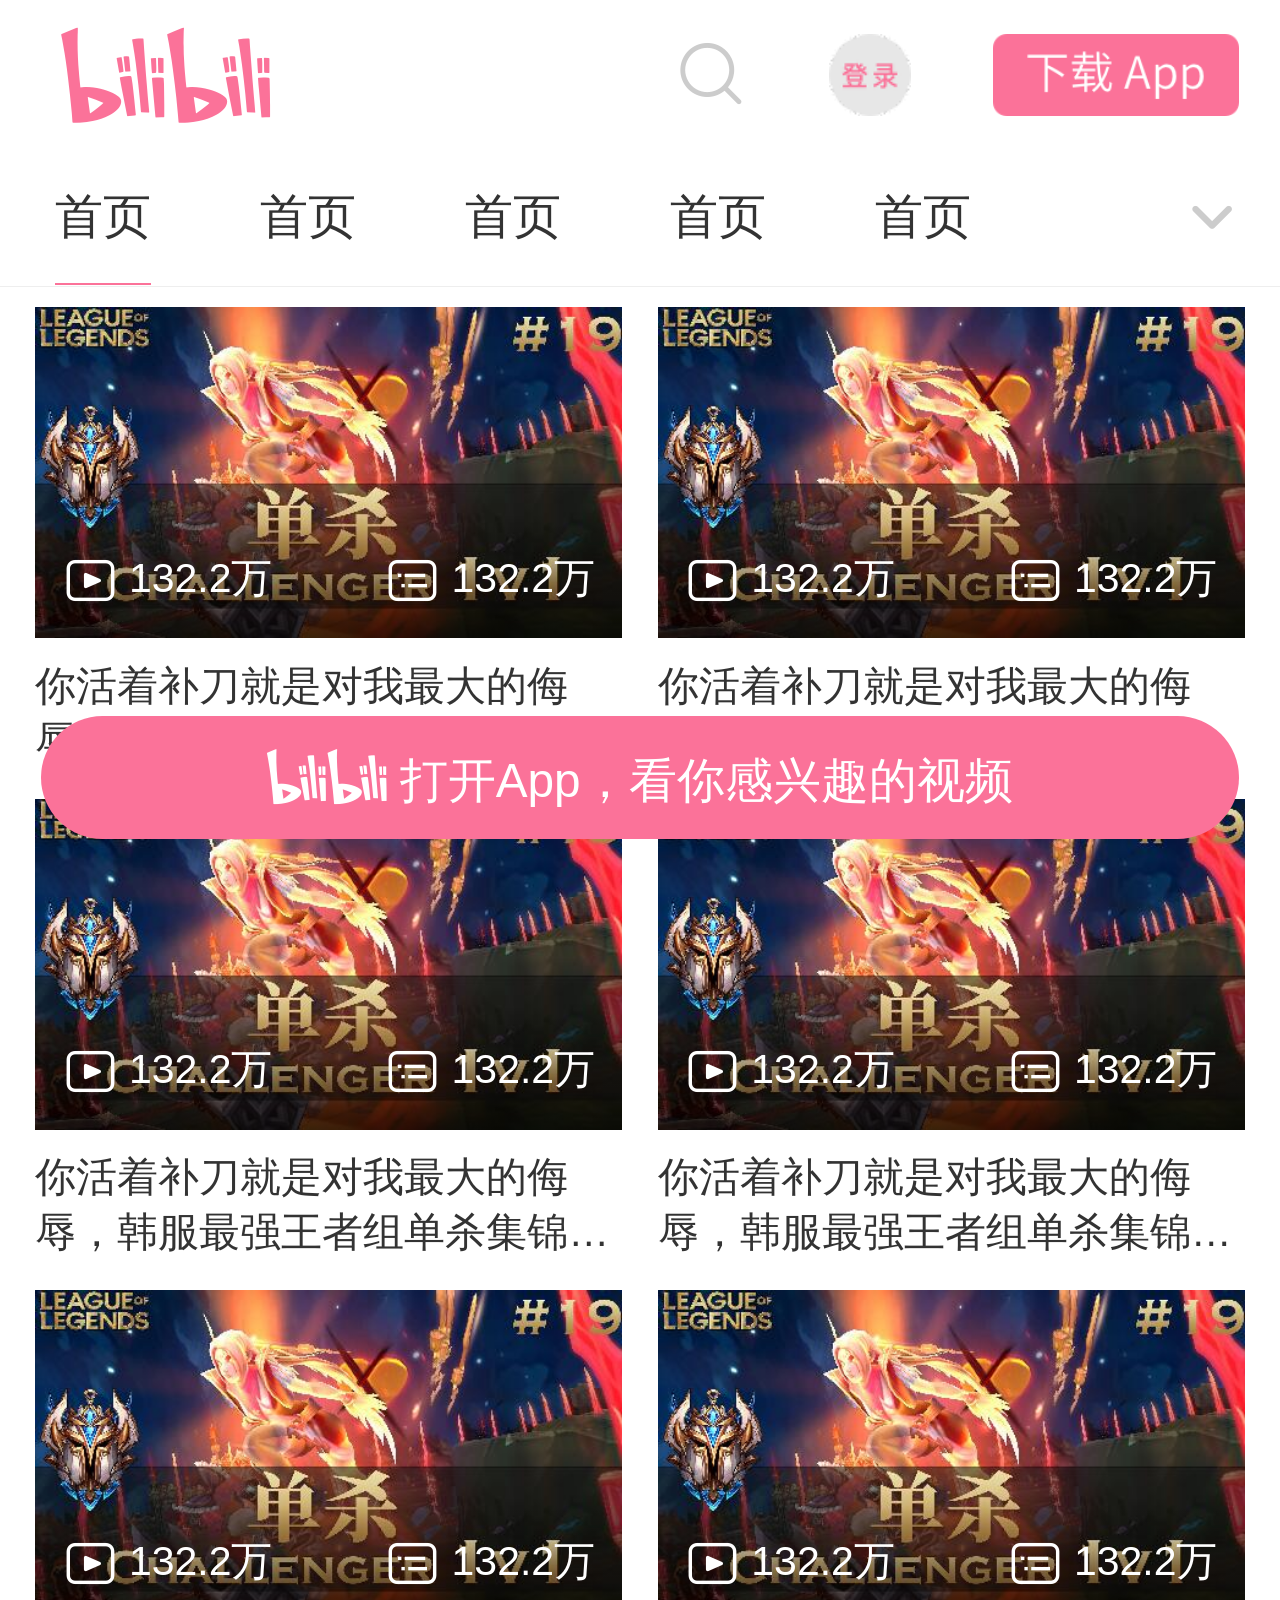
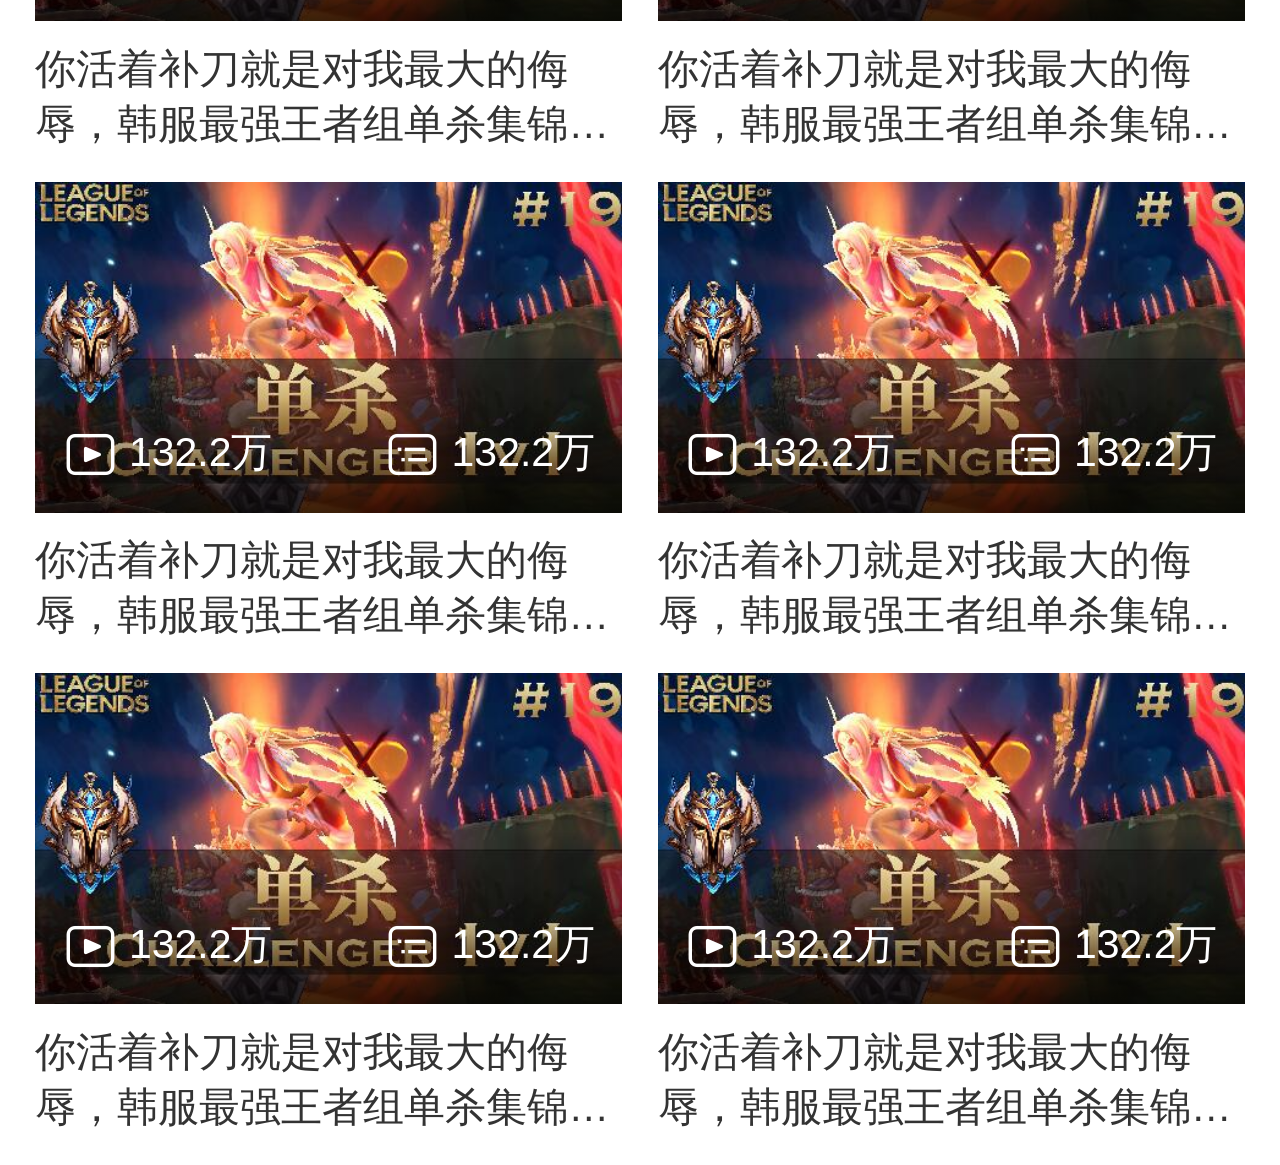
<file: 学习资源/黑马程序员pink老师前端入门教程，零基础必看的h5(html5)+css3+移动端前端视频教程/bilibili/bilibili/index.html>
<!DOCTYPE html>
<html lang="en">
<head>
    <meta charset="UTF-8">
    <meta http-equiv="X-UA-Compatible" content="IE=edge">
    <meta name="viewport" content="width=device-width, initial-scale=1.0">
    <title>B站</title>
    <link rel="stylesheet" href="./font/iconfont.css">
    <link rel="stylesheet" href="./css/index.css">
</head>
<body>
    <!-- 头部 -->
    <header>
        <div class="top">
            <div class="left">
                <i class="iconfont Navbar_logo"></i>
            </div>
            <div class="right">
                <a href="#">
                    <i class="iconfont ic_search_tab"></i>
                </a>
                <a href="#"><img src="./images/login.png" alt=""></a>
                <a href="#"><img src="./images/download.png" alt=""></a>
            </div>
        </div>
        <div class="bottom">
            <div class="tab">
                <ul>
                    <li class="active">首页</li>
                    <li>首页</li>
                    <li>首页</li>
                    <li>首页</li>
                    <li>首页</li>
                </ul>
            </div>
            <div class="more">
                <i class="iconfont general_pulldown_s"></i>
            </div>
        </div>
    </header>

    <!-- 视频列表 -->
    <section>
        <a href="#">
            <div class="pic">
                <img src="./images/1.jpg" alt="">
                <div class="count">
                    <p>
                        <i class="iconfont icon_shipin_bofangshu"></i>
                        <span>132.2万</span>
                    </p>
                    <p>
                        <i class="iconfont icon_shipin_danmushu"></i>
                        <span>132.2万</span>
                    </p>
                </div>
            </div>
            <div class="txt ellipsis-2">
                你活着补刀就是对我最大的侮辱，韩服最强王者组单杀集锦#19
            </div>
        </a>
        <a href="#">
            <div class="pic">
                <img src="./images/1.jpg" alt="">
                <div class="count">
                    <p>
                        <i class="iconfont icon_shipin_bofangshu"></i>
                        <span>132.2万</span>
                    </p>
                    <p>
                        <i class="iconfont icon_shipin_danmushu"></i>
                        <span>132.2万</span>
                    </p>
                </div>
            </div>
            <div class="txt ellipsis-2">
                你活着补刀就是对我最大的侮辱，韩服最强王者组单杀集锦#19
            </div>
        </a>
        <a href="#">
            <div class="pic">
                <img src="./images/1.jpg" alt="">
                <div class="count">
                    <p>
                        <i class="iconfont icon_shipin_bofangshu"></i>
                        <span>132.2万</span>
                    </p>
                    <p>
                        <i class="iconfont icon_shipin_danmushu"></i>
                        <span>132.2万</span>
                    </p>
                </div>
            </div>
            <div class="txt ellipsis-2">
                你活着补刀就是对我最大的侮辱，韩服最强王者组单杀集锦#19
            </div>
        </a>
        <a href="#">
            <div class="pic">
                <img src="./images/1.jpg" alt="">
                <div class="count">
                    <p>
                        <i class="iconfont icon_shipin_bofangshu"></i>
                        <span>132.2万</span>
                    </p>
                    <p>
                        <i class="iconfont icon_shipin_danmushu"></i>
                        <span>132.2万</span>
                    </p>
                </div>
            </div>
            <div class="txt ellipsis-2">
                你活着补刀就是对我最大的侮辱，韩服最强王者组单杀集锦#19
            </div>
        </a>
        <a href="#">
            <div class="pic">
                <img src="./images/1.jpg" alt="">
                <div class="count">
                    <p>
                        <i class="iconfont icon_shipin_bofangshu"></i>
                        <span>132.2万</span>
                    </p>
                    <p>
                        <i class="iconfont icon_shipin_danmushu"></i>
                        <span>132.2万</span>
                    </p>
                </div>
            </div>
            <div class="txt ellipsis-2">
                你活着补刀就是对我最大的侮辱，韩服最强王者组单杀集锦#19
            </div>
        </a>
        <a href="#">
            <div class="pic">
                <img src="./images/1.jpg" alt="">
                <div class="count">
                    <p>
                        <i class="iconfont icon_shipin_bofangshu"></i>
                        <span>132.2万</span>
                    </p>
                    <p>
                        <i class="iconfont icon_shipin_danmushu"></i>
                        <span>132.2万</span>
                    </p>
                </div>
            </div>
            <div class="txt ellipsis-2">
                你活着补刀就是对我最大的侮辱，韩服最强王者组单杀集锦#19
            </div>
        </a>
        <a href="#">
            <div class="pic">
                <img src="./images/1.jpg" alt="">
                <div class="count">
                    <p>
                        <i class="iconfont icon_shipin_bofangshu"></i>
                        <span>132.2万</span>
                    </p>
                    <p>
                        <i class="iconfont icon_shipin_danmushu"></i>
                        <span>132.2万</span>
                    </p>
                </div>
            </div>
            <div class="txt ellipsis-2">
                你活着补刀就是对我最大的侮辱，韩服最强王者组单杀集锦#19
            </div>
        </a>
        <a href="#">
            <div class="pic">
                <img src="./images/1.jpg" alt="">
                <div class="count">
                    <p>
                        <i class="iconfont icon_shipin_bofangshu"></i>
                        <span>132.2万</span>
                    </p>
                    <p>
                        <i class="iconfont icon_shipin_danmushu"></i>
                        <span>132.2万</span>
                    </p>
                </div>
            </div>
            <div class="txt ellipsis-2">
                你活着补刀就是对我最大的侮辱，韩服最强王者组单杀集锦#19
            </div>
        </a>
        <a href="#">
            <div class="pic">
                <img src="./images/1.jpg" alt="">
                <div class="count">
                    <p>
                        <i class="iconfont icon_shipin_bofangshu"></i>
                        <span>132.2万</span>
                    </p>
                    <p>
                        <i class="iconfont icon_shipin_danmushu"></i>
                        <span>132.2万</span>
                    </p>
                </div>
            </div>
            <div class="txt ellipsis-2">
                你活着补刀就是对我最大的侮辱，韩服最强王者组单杀集锦#19
            </div>
        </a>
        <a href="#">
            <div class="pic">
                <img src="./images/1.jpg" alt="">
                <div class="count">
                    <p>
                        <i class="iconfont icon_shipin_bofangshu"></i>
                        <span>132.2万</span>
                    </p>
                    <p>
                        <i class="iconfont icon_shipin_danmushu"></i>
                        <span>132.2万</span>
                    </p>
                </div>
            </div>
            <div class="txt ellipsis-2">
                你活着补刀就是对我最大的侮辱，韩服最强王者组单杀集锦#19
            </div>
        </a>
        
    </section>

    <!-- 按钮 -->
    <div class="btn">
        <a href="#">
            <i class="iconfont Navbar_logo"></i>
            <span>打开App，看你感兴趣的视频</span>
        </a>
    </div>
</body>
</html>
</file>
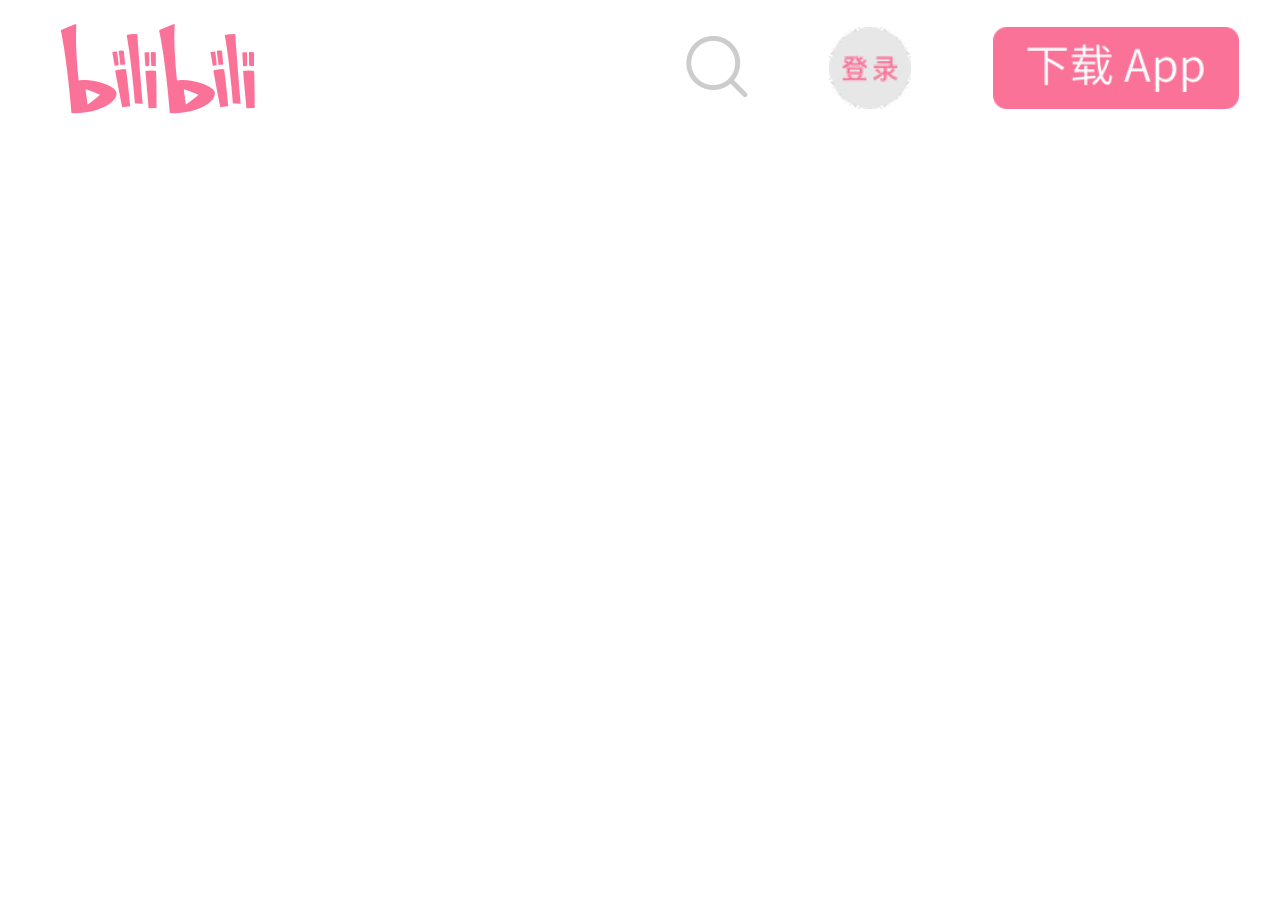
<file: 学习资源/黑马程序员pink老师前端入门教程，零基础必看的h5(html5)+css3+移动端前端视频教程/bilibili/m-bibi/index.html>
<!DOCTYPE html>
<html lang="en">

<head>
    <meta charset="UTF-8">
    <meta http-equiv="X-UA-Compatible" content="IE=edge">
    <meta name="viewport" content="width=device-width, initial-scale=1.0">
    <title>bibi</title>
    <link rel="stylesheet" href="./css/index.css">
    <link rel="stylesheet" href="./fonts/iconfont.css">
</head>

<body>
    <div class="suspension-box">
        <div class="m-navbar">
            <a href="#" class="logo">
                <i class="iconfont Navbar_logo"></i>
            </a>
            <div class="right">
                <a href="#">
                    <i class="iconfont ic_search_tab"></i>
                </a>
                <a href="#">
                    <img src="./images/login.png" alt="">
                </a>
                <a href="#">
                    <img src="./images/download.png" alt="">
                </a>
            </div>
        </div>
    </div>
</body>

</html>
</file>
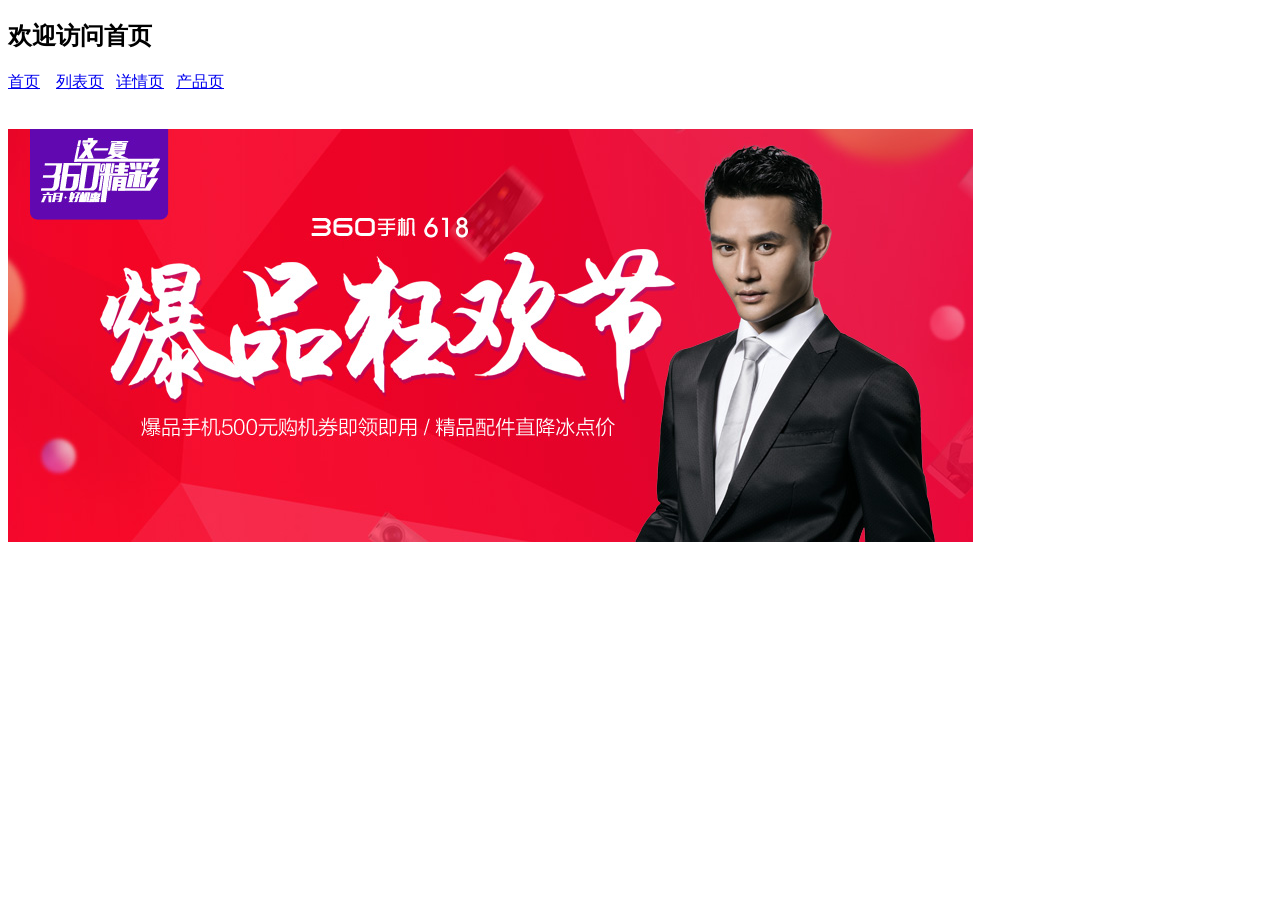
<file: 学习资源/黑马程序员pink老师前端入门教程，零基础必看的h5(html5)+css3+移动端前端视频教程/基础/01-前端基础第一天-HTML/作业/作业01链接的跳转/index.html>
<!DOCTYPE html>
<html lang="en">
<head>
	<meta charset="UTF-8">
	<title>Document</title>
</head>
<body>
	<h2>欢迎访问首页</h2>
	<a href="index.html">首页</a> &nbsp;&nbsp;
	<a href="list.html">列表页</a>&nbsp;&nbsp;
	<a href="detail.html">详情页</a>&nbsp;&nbsp;
	<a href="product.html">产品页</a>&nbsp;&nbsp;
	<br>
	<br>
	<br>
	<div>
		<img src="img/jst.jpg" alt="">
	</div>
</body>
</html>
</file>
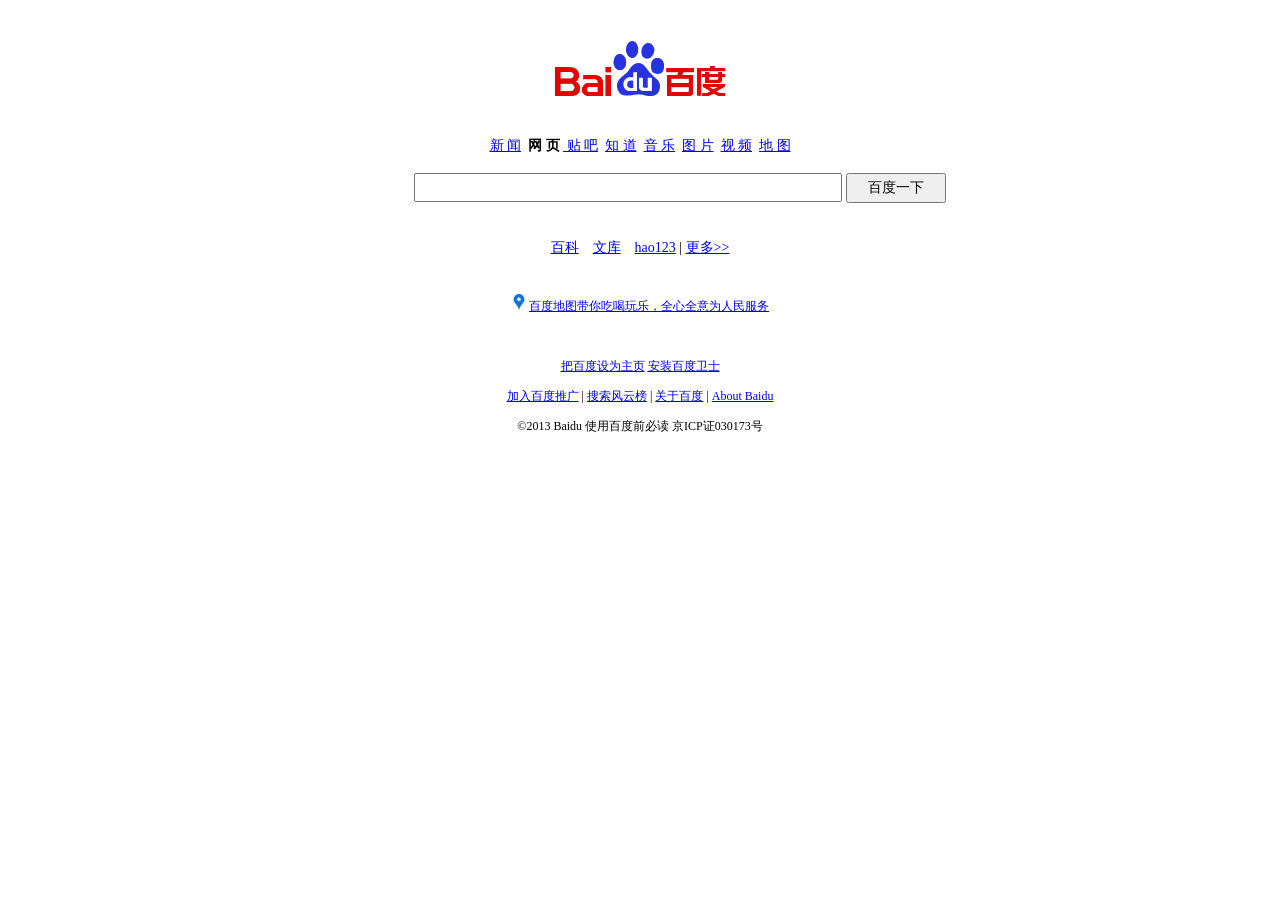
<file: 学习资源/黑马程序员pink老师前端入门教程，零基础必看的h5(html5)+css3+移动端前端视频教程/基础/03-前端基础CSS第一天/作业/百度首页/index.html>
<!DOCTYPE html PUBLIC "-//W3C//DTD XHTML 1.0 Transitional//EN" "http://www.w3.org/TR/xhtml1/DTD/xhtml1-transitional.dtd">
<html xmlns="http://www.w3.org/1999/xhtml">
<head>
<meta http-equiv="Content-Type" content="text/html; charset=utf-8" />
<title>百度一下，你就知道</title>
<style type="text/css">

.logo{text-align:center;}
.nav{ font-size:14px; text-align:center;}

.sousou{ text-align:center;}
.search{width:420px; height:23px;}
.btn{height:30px; width:100px; font-size:14px;}
.more{text-align:center; font-size:14px;}
.map{text-align:center; font-size:12px;}
.bottom{font-size:12px; text-align:center; line-height:30px;}
</style>
</head>

<body>
<div class="logo"><img src="bdlogo.gif" /></div>
<div class="nav"><a href="#">新 闻</a>&nbsp; <strong>网 页</strong>&nbsp;<a href="#"> 贴 吧</a> &nbsp;<a href="#">知 道</a> &nbsp;<a href="#">音 乐</a>&nbsp; <a href="#">图 片</a> &nbsp;<a href="#">视 频</a> &nbsp;<a href="#">地 图</a></div><br />

<div class="sousou">　　　　　<input type="text" class="search"/>&nbsp;<input type="button" value="百度一下" class="btn"/></div><br />
<br />

<div class="more"><a href="#" >百科</a>　<a href="#">文库</a>　<a href="#" >hao123</a> | <a href="#" >更多&gt;&gt;</a></div><br />
<br />
<div class="map"><img src="ic.jpg" />&nbsp;<a href="#">百度地图带你吃喝玩乐，全心全意为人民服务</a></div><br />
<br />

<div class="bottom"><a href="#">把百度设为主页</a>&nbsp;<a href="#">安装百度卫士</a><br />

<a href="#">加入百度推广</a> | <a href="#">搜索风云榜</a> | <a href="#">关于百度</a> | <a href="#">About Baidu</a><br />

©2013 Baidu 使用百度前必读 京ICP证030173号 </div>
</body>
</html>
</file>
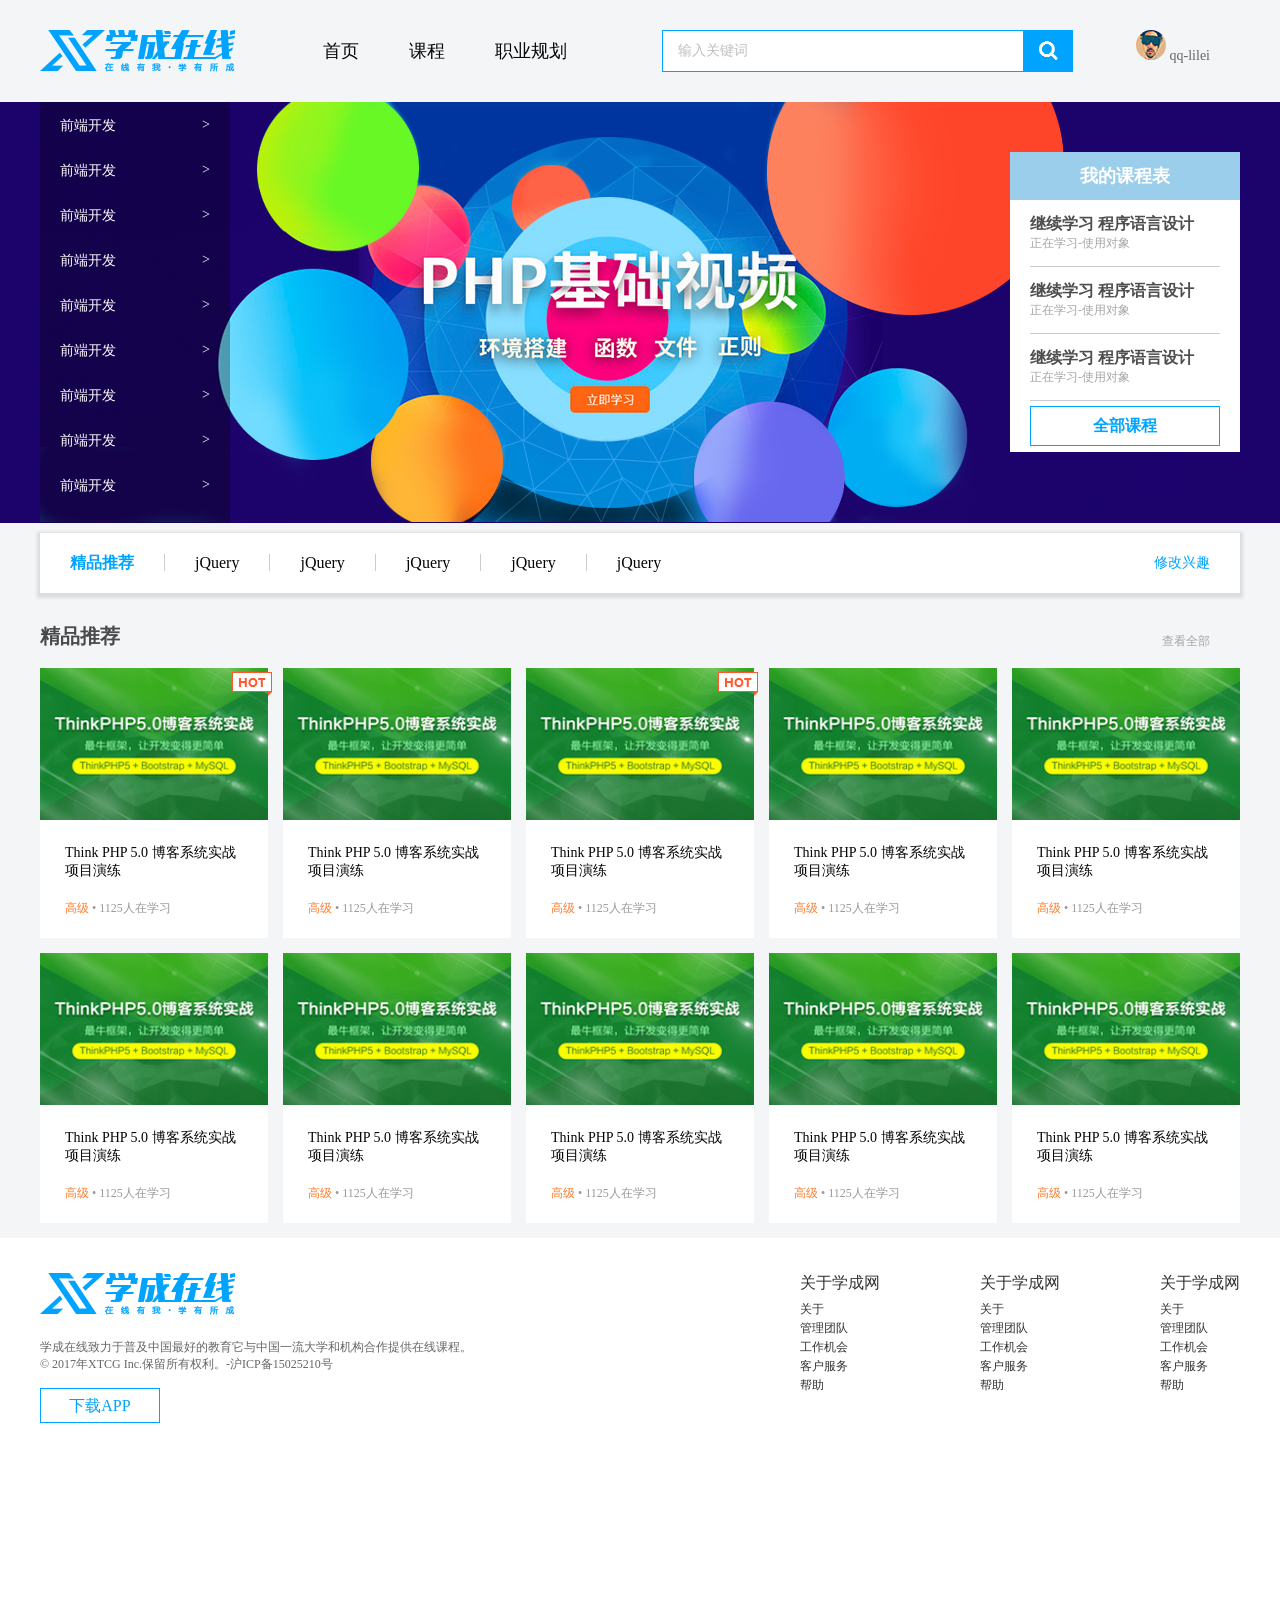
<file: 学习资源/黑马程序员pink老师前端入门教程，零基础必看的h5(html5)+css3+移动端前端视频教程/基础/08-前端基础CSS第六天/案例/04-学成在线hot模块/index.html>
<!DOCTYPE html>
<html lang="en">

<head>
    <meta charset="UTF-8">
    <meta name="viewport" content="width=device-width, initial-scale=1.0">
    <meta http-equiv="X-UA-Compatible" content="ie=edge">
    <title>学车在线首页</title>
    <link rel="stylesheet" href="style.css">
</head>

<body>
    <!-- 1.头部区域开始啦 -->
    <div class="header w">
        <!-- logo部分 -->
        <div class="logo">
            <img src="images/logo.png" alt="">
        </div>
        <!-- 导航栏部分 nav -->
        <div class="nav">
            <ul>
                <li><a href="#">首页</a></li>
                <li><a href="#">课程</a></li>
                <li><a href="#">职业规划</a></li>
            </ul>
        </div>
        <!-- 搜索模块 -->
        <div class="search">
            <input type="text" value="输入关键词">
            <button></button>
        </div>
        <!-- 用户模块 -->
        <div class="user">
            <img src="images/user.png" alt="">
            qq-lilei
        </div>
    </div>
    <!-- 头部区域结束啦 -->
    <!-- 2. banner部分start -->
    <div class="banner">
        <!-- 版心 -->
        <div class="w">
            <div class="subnav">
                <ul>
                    <li><a href="#">前端开发 <span> &gt; </span></a></li>
                    <li><a href="#">前端开发 <span> &gt; </span> </a></li>
                    <li><a href="#">前端开发 <span> &gt; </span> </a></li>
                    <li><a href="#">前端开发 <span> &gt; </span> </a></li>
                    <li><a href="#">前端开发 <span> &gt; </span> </a></li>
                    <li><a href="#">前端开发 <span> &gt; </span> </a></li>
                    <li><a href="#">前端开发 <span> &gt; </span> </a></li>
                    <li><a href="#">前端开发 <span> &gt; </span> </a></li>
                    <li><a href="#">前端开发 <span> &gt; </span> </a></li>
                </ul>
            </div>

            <!-- course 课程表模块 -->
            <div class="course">
                <h2>我的课程表</h2>
                <div class="bd">
                    <ul>
                        <li>
                            <h4>继续学习 程序语言设计</h4>
                            <p>正在学习-使用对象</p>
                        </li>
                        <li>
                            <h4>继续学习 程序语言设计</h4>
                            <p>正在学习-使用对象</p>
                        </li>
                        <li>
                            <h4>继续学习 程序语言设计</h4>
                            <p>正在学习-使用对象</p>
                        </li>
                    </ul>

                    <a href="#" class="more">全部课程</a>
                </div>
            </div>
        </div>
    </div>
    <!-- banner部分end -->
    <!-- 3.精品推荐模块开始 -->
    <div class="goods w">
        <h3>精品推荐</h3>
        <ul>
            <li><a href="#">jQuery</a></li>
            <li><a href="#">jQuery</a></li>
            <li><a href="#">jQuery</a></li>
            <li><a href="#">jQuery</a></li>
            <li><a href="#">jQuery</a></li>
        </ul>
        <a href="#" class="mod">修改兴趣</a>
    </div>
    <!-- 精品推荐模块结束 -->
    <!-- 4. box核心内容区域开始 -->
    <div class="box w">
        <div class="box-hd">
            <h3>精品推荐</h3>
            <a href="#">查看全部</a>
        </div>
        <div class="box-bd">
            <ul class="clearfix">
                <li>
                    <em>
                        <img src="images/hot.png" alt="">
                    </em>
                    <img src="images/pic.png" alt="">
                    <h4>
                        Think PHP 5.0 博客系统实战项目演练
                    </h4>
                    <div class="info">
                        <span>高级</span> • 1125人在学习
                    </div>
                </li>
                <li>
                    <img src="images/pic.png" alt="">
                    <h4>
                        Think PHP 5.0 博客系统实战项目演练
                    </h4>
                    <div class="info">
                        <span>高级</span> • 1125人在学习
                    </div>
                </li>
                <li>
                    <img src="images/pic.png" alt="">
                    <h4>
                        Think PHP 5.0 博客系统实战项目演练
                    </h4>
                    <div class="info">
                        <span>高级</span> • 1125人在学习
                    </div>
                    <em>
                        <img src="images/hot.png" alt="">
                    </em>
                </li>
                <li>
                    <img src="images/pic.png" alt="">
                    <h4>
                        Think PHP 5.0 博客系统实战项目演练
                    </h4>
                    <div class="info">
                        <span>高级</span> • 1125人在学习
                    </div>
                </li>
                <li>
                    <img src="images/pic.png" alt="">
                    <h4>
                        Think PHP 5.0 博客系统实战项目演练
                    </h4>
                    <div class="info">
                        <span>高级</span> • 1125人在学习
                    </div>
                </li>
                <li>
                    <img src="images/pic.png" alt="">
                    <h4>
                        Think PHP 5.0 博客系统实战项目演练
                    </h4>
                    <div class="info">
                        <span>高级</span> • 1125人在学习
                    </div>
                </li>
                <li>
                    <img src="images/pic.png" alt="">
                    <h4>
                        Think PHP 5.0 博客系统实战项目演练
                    </h4>
                    <div class="info">
                        <span>高级</span> • 1125人在学习
                    </div>
                </li>
                <li>
                    <img src="images/pic.png" alt="">
                    <h4>
                        Think PHP 5.0 博客系统实战项目演练
                    </h4>
                    <div class="info">
                        <span>高级</span> • 1125人在学习
                    </div>
                </li>
                <li>
                    <img src="images/pic.png" alt="">
                    <h4>
                        Think PHP 5.0 博客系统实战项目演练
                    </h4>
                    <div class="info">
                        <span>高级</span> • 1125人在学习
                    </div>
                </li>
                <li>
                    <img src="images/pic.png" alt="">
                    <h4>
                        Think PHP 5.0 博客系统实战项目演练
                    </h4>
                    <div class="info">
                        <span>高级</span> • 1125人在学习
                    </div>
                </li>

            </ul>
        </div>
    </div>
    <!-- 4. box核心内容区域结束 -->

    <!-- 5. footer 模块制作 -->
    <div class="footer">
        <div class="w">
            <div class="copyright">
                <img src="images/logo.png" alt="">
                <p>学成在线致力于普及中国最好的教育它与中国一流大学和机构合作提供在线课程。<br>
                    © 2017年XTCG Inc.保留所有权利。-沪ICP备15025210号</p>
                <a href="#" class="app">下载APP</a>
            </div>
            <div class="links">
                <dl>
                    <dt>关于学成网</dt>
                    <dd><a href="#">关于</a></dd>
                    <dd><a href="#">管理团队</a></dd>
                    <dd><a href="#">工作机会</a></dd>
                    <dd><a href="#">客户服务</a></dd>
                    <dd><a href="#">帮助</a></dd>
                </dl>
                <dl>
                    <dt>关于学成网</dt>
                    <dd><a href="#">关于</a></dd>
                    <dd><a href="#">管理团队</a></dd>
                    <dd><a href="#">工作机会</a></dd>
                    <dd><a href="#">客户服务</a></dd>
                    <dd><a href="#">帮助</a></dd>
                </dl>
                <dl>
                    <dt>关于学成网</dt>
                    <dd><a href="#">关于</a></dd>
                    <dd><a href="#">管理团队</a></dd>
                    <dd><a href="#">工作机会</a></dd>
                    <dd><a href="#">客户服务</a></dd>
                    <dd><a href="#">帮助</a></dd>
                </dl>
            </div>
        </div>
    </div>
</body>

</html>
</file>
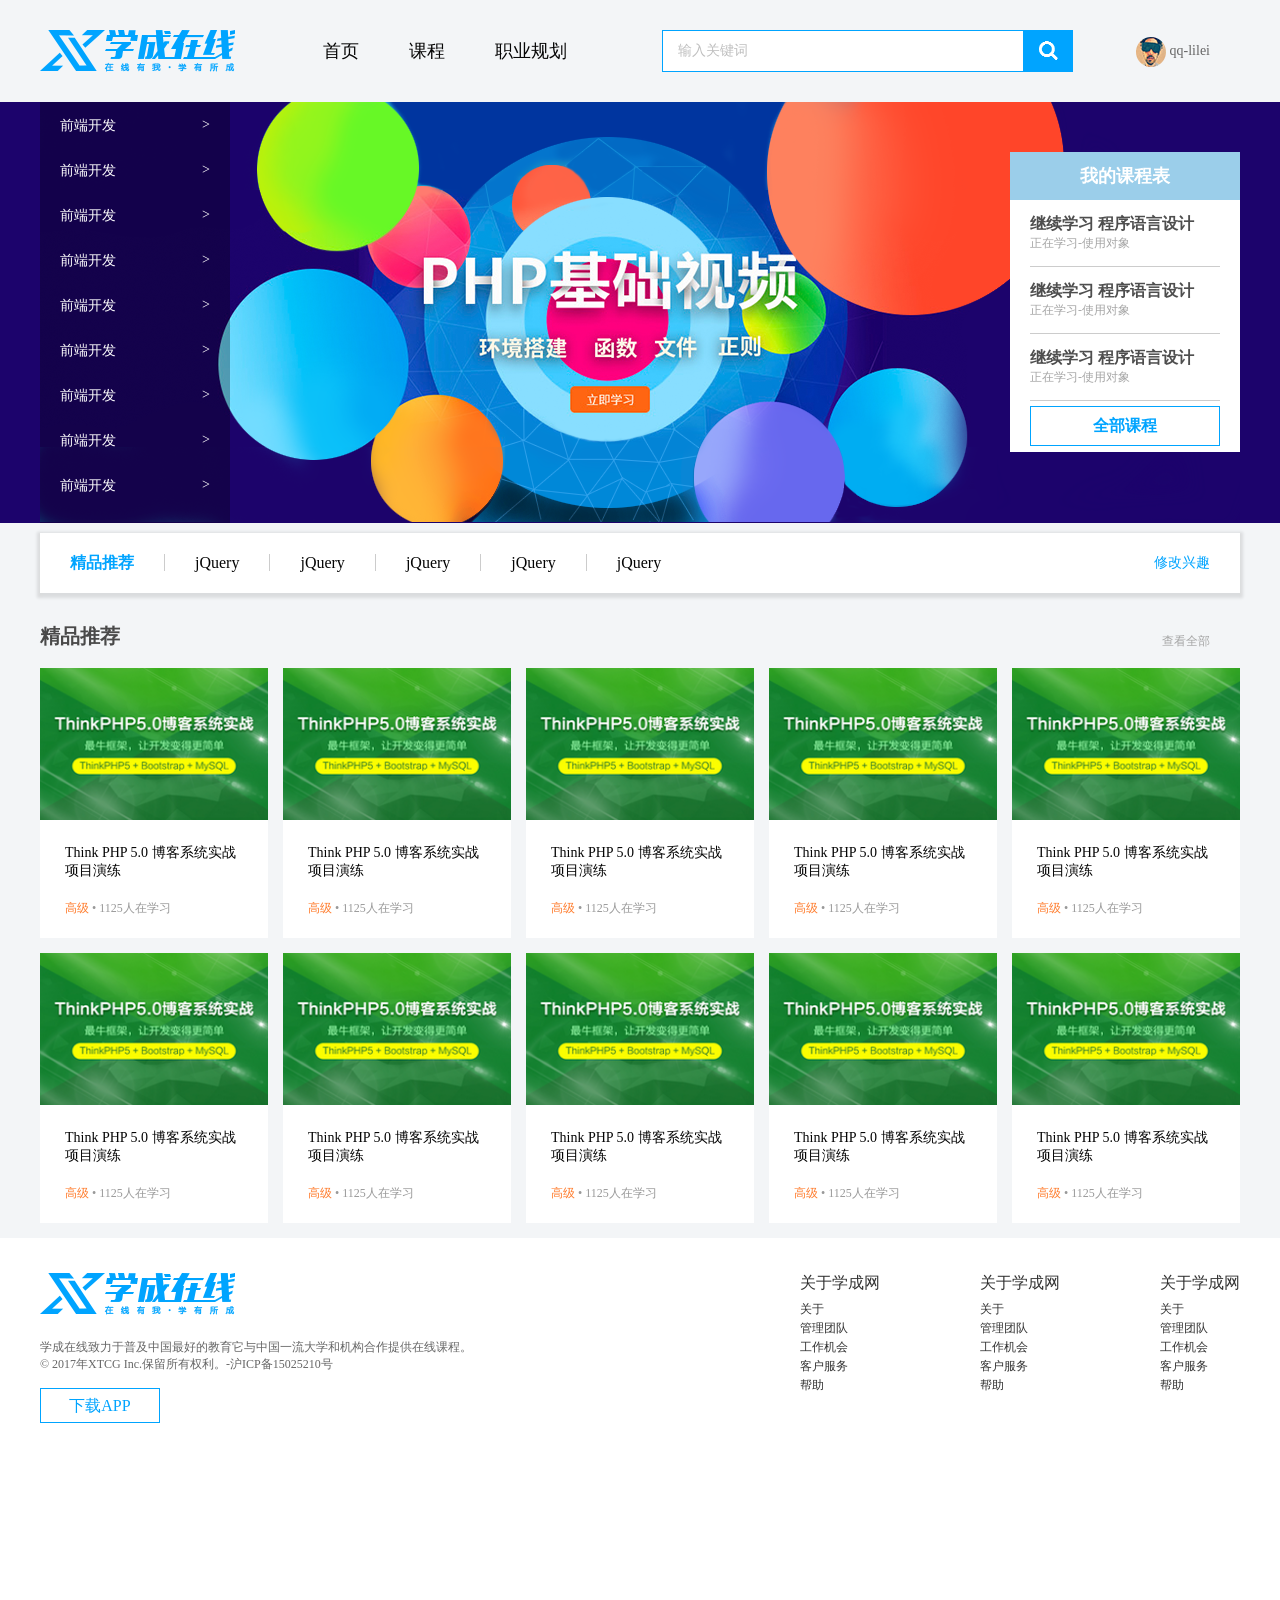
<file: 学习资源/黑马程序员pink老师前端入门教程，零基础必看的h5(html5)+css3+移动端前端视频教程/基础/09-前端基础CSS第七天/案例/study/index.html>
<!DOCTYPE html>
<html lang="en">

<head>
    <meta charset="UTF-8">
    <meta name="viewport" content="width=device-width, initial-scale=1.0">
    <meta http-equiv="X-UA-Compatible" content="ie=edge">
    <title>学车在线首页</title>
    <link rel="stylesheet" href="style.css">
</head>

<body>
    <!-- 1.头部区域开始啦 -->
    <div class="header w">
        <!-- logo部分 -->
        <div class="logo">
            <img src="images/logo.png" alt="">
        </div>
        <!-- 导航栏部分 nav -->
        <div class="nav">
            <ul>
                <li><a href="#">首页</a></li>
                <li><a href="#">课程</a></li>
                <li><a href="#">职业规划</a></li>
            </ul>
        </div>
        <!-- 搜索模块 -->
        <div class="search">
            <input type="text" value="输入关键词">
            <button></button>
        </div>
        <!-- 用户模块 -->
        <div class="user">
            <img src="images/user.png" alt="" style="vertical-align: middle;">
            qq-lilei
        </div>
    </div>
    <!-- 头部区域结束啦 -->
    <!-- 2. banner部分start -->
    <div class="banner">
        <!-- 版心 -->
        <div class="w">
            <div class="subnav">
                <ul>
                    <li><a href="#">前端开发 <span> &gt; </span></a></li>
                    <li><a href="#">前端开发 <span> &gt; </span> </a></li>
                    <li><a href="#">前端开发 <span> &gt; </span> </a></li>
                    <li><a href="#">前端开发 <span> &gt; </span> </a></li>
                    <li><a href="#">前端开发 <span> &gt; </span> </a></li>
                    <li><a href="#">前端开发 <span> &gt; </span> </a></li>
                    <li><a href="#">前端开发 <span> &gt; </span> </a></li>
                    <li><a href="#">前端开发 <span> &gt; </span> </a></li>
                    <li><a href="#">前端开发 <span> &gt; </span> </a></li>
                </ul>
            </div>

            <!-- course 课程表模块 -->
            <div class="course">
                <h2>我的课程表</h2>
                <div class="bd">
                    <ul>
                        <li>
                            <h4>继续学习 程序语言设计</h4>
                            <p>正在学习-使用对象</p>
                        </li>
                        <li>
                            <h4>继续学习 程序语言设计</h4>
                            <p>正在学习-使用对象</p>
                        </li>
                        <li>
                            <h4>继续学习 程序语言设计</h4>
                            <p>正在学习-使用对象</p>
                        </li>
                    </ul>

                    <a href="#" class="more">全部课程</a>
                </div>
            </div>
        </div>
    </div>
    <!-- banner部分end -->
    <!-- 3.精品推荐模块开始 -->
    <div class="goods w">
        <h3>精品推荐</h3>
        <ul>
            <li><a href="#">jQuery</a></li>
            <li><a href="#">jQuery</a></li>
            <li><a href="#">jQuery</a></li>
            <li><a href="#">jQuery</a></li>
            <li><a href="#">jQuery</a></li>
        </ul>
        <a href="#" class="mod">修改兴趣</a>
    </div>
    <!-- 精品推荐模块结束 -->
    <!-- 4. box核心内容区域开始 -->
    <div class="box w">
        <div class="box-hd">
            <h3>精品推荐</h3>
            <a href="#">查看全部</a>
        </div>
        <div class="box-bd">
            <ul class="clearfix">
                <li>
                    <img src="images/pic.png" alt="">
                    <h4>
                        Think PHP 5.0 博客系统实战项目演练
                    </h4>
                    <div class="info">
                        <span>高级</span> • 1125人在学习
                    </div>
                </li>
                <li>
                    <img src="images/pic.png" alt="">
                    <h4>
                        Think PHP 5.0 博客系统实战项目演练
                    </h4>
                    <div class="info">
                        <span>高级</span> • 1125人在学习
                    </div>
                </li>
                <li>
                    <img src="images/pic.png" alt="">
                    <h4>
                        Think PHP 5.0 博客系统实战项目演练
                    </h4>
                    <div class="info">
                        <span>高级</span> • 1125人在学习
                    </div>
                </li>
                <li>
                    <img src="images/pic.png" alt="">
                    <h4>
                        Think PHP 5.0 博客系统实战项目演练
                    </h4>
                    <div class="info">
                        <span>高级</span> • 1125人在学习
                    </div>
                </li>
                <li>
                    <img src="images/pic.png" alt="">
                    <h4>
                        Think PHP 5.0 博客系统实战项目演练
                    </h4>
                    <div class="info">
                        <span>高级</span> • 1125人在学习
                    </div>
                </li>
                <li>
                    <img src="images/pic.png" alt="">
                    <h4>
                        Think PHP 5.0 博客系统实战项目演练
                    </h4>
                    <div class="info">
                        <span>高级</span> • 1125人在学习
                    </div>
                </li>
                <li>
                    <img src="images/pic.png" alt="">
                    <h4>
                        Think PHP 5.0 博客系统实战项目演练
                    </h4>
                    <div class="info">
                        <span>高级</span> • 1125人在学习
                    </div>
                </li>
                <li>
                    <img src="images/pic.png" alt="">
                    <h4>
                        Think PHP 5.0 博客系统实战项目演练
                    </h4>
                    <div class="info">
                        <span>高级</span> • 1125人在学习
                    </div>
                </li>
                <li>
                    <img src="images/pic.png" alt="">
                    <h4>
                        Think PHP 5.0 博客系统实战项目演练
                    </h4>
                    <div class="info">
                        <span>高级</span> • 1125人在学习
                    </div>
                </li>
                <li>
                    <img src="images/pic.png" alt="">
                    <h4>
                        Think PHP 5.0 博客系统实战项目演练
                    </h4>
                    <div class="info">
                        <span>高级</span> • 1125人在学习
                    </div>
                </li>

            </ul>
        </div>
    </div>
    <!-- 4. box核心内容区域结束 -->

    <!-- 5. footer 模块制作 -->
    <div class="footer">
        <div class="w">
            <div class="copyright">
                <img src="images/logo.png" alt="">
                <p>学成在线致力于普及中国最好的教育它与中国一流大学和机构合作提供在线课程。<br>
                    © 2017年XTCG Inc.保留所有权利。-沪ICP备15025210号</p>
                <a href="#" class="app">下载APP</a>
            </div>
            <div class="links">
                <dl>
                    <dt>关于学成网</dt>
                    <dd><a href="#">关于</a></dd>
                    <dd><a href="#">管理团队</a></dd>
                    <dd><a href="#">工作机会</a></dd>
                    <dd><a href="#">客户服务</a></dd>
                    <dd><a href="#">帮助</a></dd>
                </dl>
                <dl>
                    <dt>关于学成网</dt>
                    <dd><a href="#">关于</a></dd>
                    <dd><a href="#">管理团队</a></dd>
                    <dd><a href="#">工作机会</a></dd>
                    <dd><a href="#">客户服务</a></dd>
                    <dd><a href="#">帮助</a></dd>
                </dl>
                <dl>
                    <dt>关于学成网</dt>
                    <dd><a href="#">关于</a></dd>
                    <dd><a href="#">管理团队</a></dd>
                    <dd><a href="#">工作机会</a></dd>
                    <dd><a href="#">客户服务</a></dd>
                    <dd><a href="#">帮助</a></dd>
                </dl>
            </div>
        </div>
    </div>
</body>

</html>
</file>
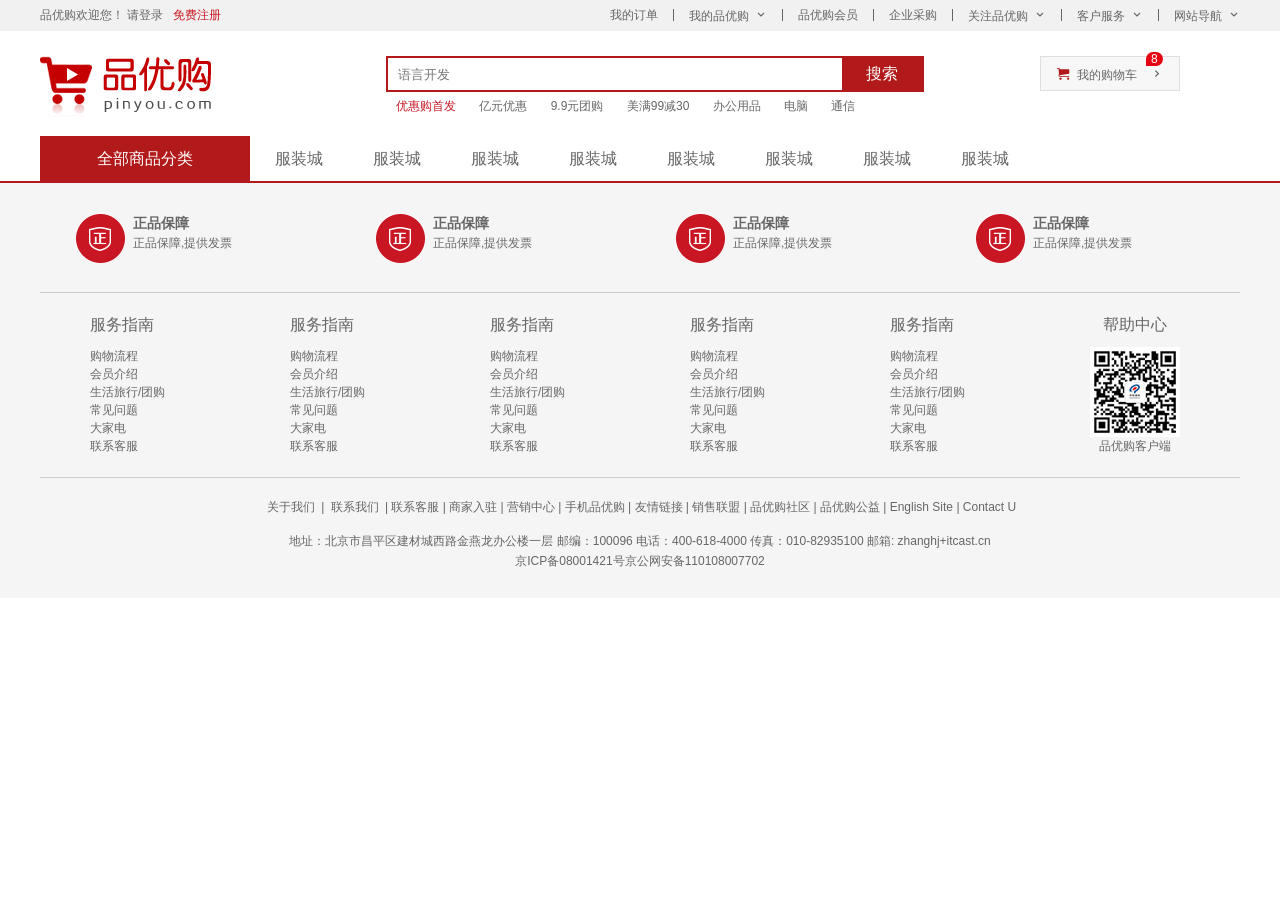
<file: 学习资源/黑马程序员pink老师前端入门教程，零基础必看的h5(html5)+css3+移动端前端视频教程/基础/11-前端基础-PC端品优购项目/案例/shoping/index.html>
<!DOCTYPE html>
<html lang="zh-CN">

<head>
    <meta charset="UTF-8">
    <meta name="viewport" content="width=device-width, initial-scale=1.0">
    <meta http-equiv="X-UA-Compatible" content="ie=edge">
    <title>品优购商城-综合网购首选-正品低价、品质保障、配送及时、轻松购物！
    </title>
    <!-- 网站说明 -->
    <meta name="description"
        content="品优购商城-专业的综合网上购物商城,销售家电、数码通讯、电脑、家居百货、服装服饰、母婴、图书、食品等数万个品牌优质商品.便捷、诚信的服务，为您提供愉悦的网上购物体验!" />
    <!-- 关键字 -->
    <meta name="keywords" content="网上购物,网上商城,手机,笔记本,电脑,MP3,CD,VCD,DV,相机,数码,配件,手表,存储卡,京东" />

    <!-- 引入favicon图标 -->
    <link rel="shortcut icon" href="favicon.ico" />
    <!-- 引入我们初始化样式文件 -->
    <link rel="stylesheet" href="css/base.css">
    <!-- 引入我们公共的样式文件 -->
    <link rel="stylesheet" href="css/common.css">
</head>

<body>
    <!-- 快捷导航模块 start -->
    <section class="shortcut">
        <div class="w">
            <div class="fl">
                <ul>
                    <li>品优购欢迎您！&nbsp;</li>
                    <li>
                        <a href="#">请登录</a> &nbsp; <a href="#" class="style_red">免费注册</a>
                    </li>
                </ul>
            </div>
            <div class="fr">
                <ul>
                    <li>我的订单</li>
                    <li></li>
                    <li class="arrow-icon">我的品优购</li>
                    <li></li>
                    <li>品优购会员</li>
                    <li></li>
                    <li>企业采购</li>
                    <li></li>
                    <li class="arrow-icon">关注品优购</li>
                    <li></li>
                    <li class="arrow-icon">客户服务</li>
                    <li></li>
                    <li class="arrow-icon">网站导航</li>
                </ul>
            </div>
        </div>
    </section>
    <!-- 快捷导航模块 end -->
    <!-- header头部模块制作 start -->
    <header class="header w">
        <!-- logo模块 -->
        <div class="logo">
            <h1>
                <a href="index.html" title="品优购商城">品优购商城</a>
            </h1>
        </div>
        <!-- search搜索模块 -->
        <div class="search">
            <input type="search" name="" id="" placeholder="语言开发">
            <button>搜索</button>
        </div>
        <!-- hotwords模块制作 -->
        <div class="hotwords">
            <a href="#" class="style_red">优惠购首发</a>
            <a href="#">亿元优惠</a>
            <a href="#">9.9元团购</a>
            <a href="#">美满99减30</a>
            <a href="#">办公用品</a>
            <a href="#">电脑</a>
            <a href="#">通信</a>
        </div>
        <!-- 购物车模块 -->
        <div class="shopcar">
            我的购物车
            <i class="count">8</i>
        </div>
    </header>
    <!-- header头部模块制作 end -->
    <!-- nav模块制作 start -->
    <nav class="nav">
        <div class="w">
            <div class="dropdown">
                <div class="dt">全部商品分类</div>
                <div class="dd">
                    <ul>
                        <li><a href="#">家用电器</a> </li>
                        <li><a href="#">手机</a>、 <a href="#">数码</a>、<a href="#">通信</a> </li>
                        <li><a href="#">电脑、办公</a> </li>
                        <li><a href="#">家居、家具、家装、厨具</a> </li>
                        <li><a href="#">男装、女装、童装、内衣</a> </li>
                        <li><a href="#">个户化妆、清洁用品、宠物</a> </li>
                        <li><a href="#">鞋靴、箱包、珠宝、奢侈品</a> </li>
                        <li><a href="#">运动户外、钟表</a> </li>
                        <li><a href="#">汽车、汽车用品</a> </li>
                        <li><a href="#">母婴、玩具乐器</a> </li>
                        <li><a href="#">食品、酒类、生鲜、特产</a> </li>
                        <li><a href="#">医药保健</a> </li>
                        <li><a href="#">图书、音像、电子书</a> </li>
                        <li><a href="#">彩票、旅行、充值、票务</a> </li>
                        <li><a href="#">理财、众筹、白条、保险</a> </li>

                    </ul>
                </div>
            </div>
            <div class="navitems">
                <ul>
                    <li><a href="#">服装城</a></li>
                    <li><a href="#">服装城</a></li>
                    <li><a href="#">服装城</a></li>
                    <li><a href="#">服装城</a></li>
                    <li><a href="#">服装城</a></li>
                    <li><a href="#">服装城</a></li>
                    <li><a href="#">服装城</a></li>
                    <li><a href="#">服装城</a></li>
                </ul>
            </div>
        </div>
    </nav>
    <!-- nav模块制作 end -->

    <!-- 底部模块的制作 start -->
    <footer class="footer">
        <div class="w">
            <div class="mod_service">
                <ul>
                    <li>
                        <h5></h5>
                        <div class="service_txt">
                            <h4>正品保障</h4>
                            <p>正品保障,提供发票</p>
                        </div>
                    </li>
                    <li>
                        <h5></h5>
                        <div class="service_txt">
                            <h4>正品保障</h4>
                            <p>正品保障,提供发票</p>
                        </div>
                    </li>
                    <li>
                        <h5></h5>
                        <div class="service_txt">
                            <h4>正品保障</h4>
                            <p>正品保障,提供发票</p>
                        </div>
                    </li>
                    <li>
                        <h5></h5>
                        <div class="service_txt">
                            <h4>正品保障</h4>
                            <p>正品保障,提供发票</p>
                        </div>
                    </li>
                </ul>
            </div>
            <div class="mod_help">
                <dl>
                    <dt>服务指南</dt>
                    <dd><a href="#">购物流程</a></dd>
                    <dd><a href="#">会员介绍</a></dd>
                    <dd><a href="#">生活旅行/团购</a></dd>
                    <dd><a href="#">常见问题</a></dd>
                    <dd><a href="#">大家电</a></dd>
                    <dd><a href="#">联系客服</a></dd>
                </dl>
                <dl>
                    <dt>服务指南</dt>
                    <dd><a href="#">购物流程</a></dd>
                    <dd><a href="#">会员介绍</a></dd>
                    <dd><a href="#">生活旅行/团购</a></dd>
                    <dd><a href="#">常见问题</a></dd>
                    <dd><a href="#">大家电</a></dd>
                    <dd><a href="#">联系客服</a></dd>
                </dl>
                <dl>
                    <dt>服务指南</dt>
                    <dd><a href="#">购物流程</a></dd>
                    <dd><a href="#">会员介绍</a></dd>
                    <dd><a href="#">生活旅行/团购</a></dd>
                    <dd><a href="#">常见问题</a></dd>
                    <dd><a href="#">大家电</a></dd>
                    <dd><a href="#">联系客服</a></dd>
                </dl>
                <dl>
                    <dt>服务指南</dt>
                    <dd><a href="#">购物流程</a></dd>
                    <dd><a href="#">会员介绍</a></dd>
                    <dd><a href="#">生活旅行/团购</a></dd>
                    <dd><a href="#">常见问题</a></dd>
                    <dd><a href="#">大家电</a></dd>
                    <dd><a href="#">联系客服</a></dd>
                </dl>
                <dl>
                    <dt>服务指南</dt>
                    <dd><a href="#">购物流程</a></dd>
                    <dd><a href="#">会员介绍</a></dd>
                    <dd><a href="#">生活旅行/团购</a></dd>
                    <dd><a href="#">常见问题</a></dd>
                    <dd><a href="#">大家电</a></dd>
                    <dd><a href="#">联系客服</a></dd>
                </dl>
                <dl>
                    <dt>帮助中心</dt>
                    <dd>
                        <img src="images/wx_cz.jpg" alt="">
                        品优购客户端
                    </dd>
                </dl>
            </div>
            <div class="mod_copyright">
                    <div class="links">
                            <a href="#">关于我们</a>  |  <a href="#">联系我们</a>  |  联系客服  |  商家入驻  |  营销中心  |  手机品优购  |  友情链接  |  销售联盟  |  品优购社区  |  品优购公益  |  English Site  |  Contact U
                    </div>
                    <div class="copyright">
                            地址：北京市昌平区建材城西路金燕龙办公楼一层 邮编：100096 电话：400-618-4000 传真：010-82935100 邮箱: zhanghj+itcast.cn <br>
                            京ICP备08001421号京公网安备110108007702
                    </div>
            </div>
        </div>
    </footer>
    <!-- 底部模块的制作 end -->
</body>

</html>
</file>
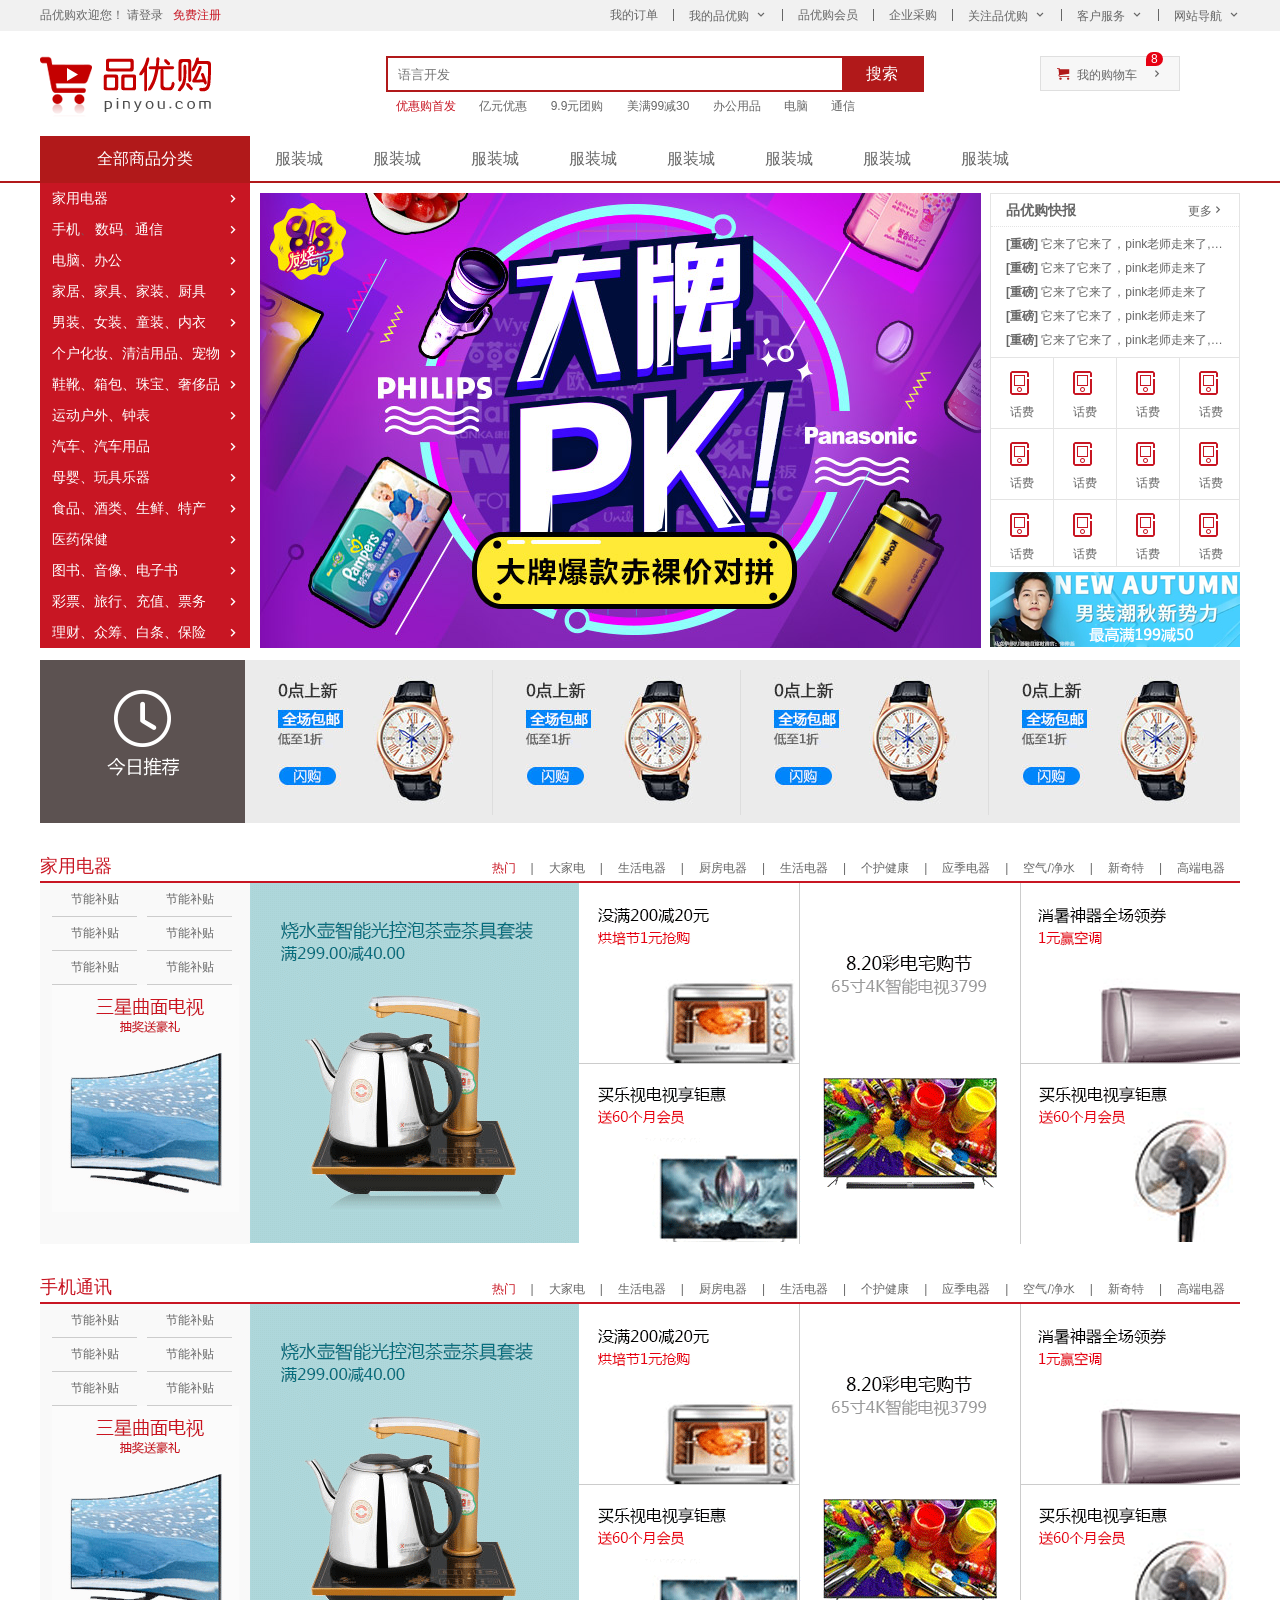
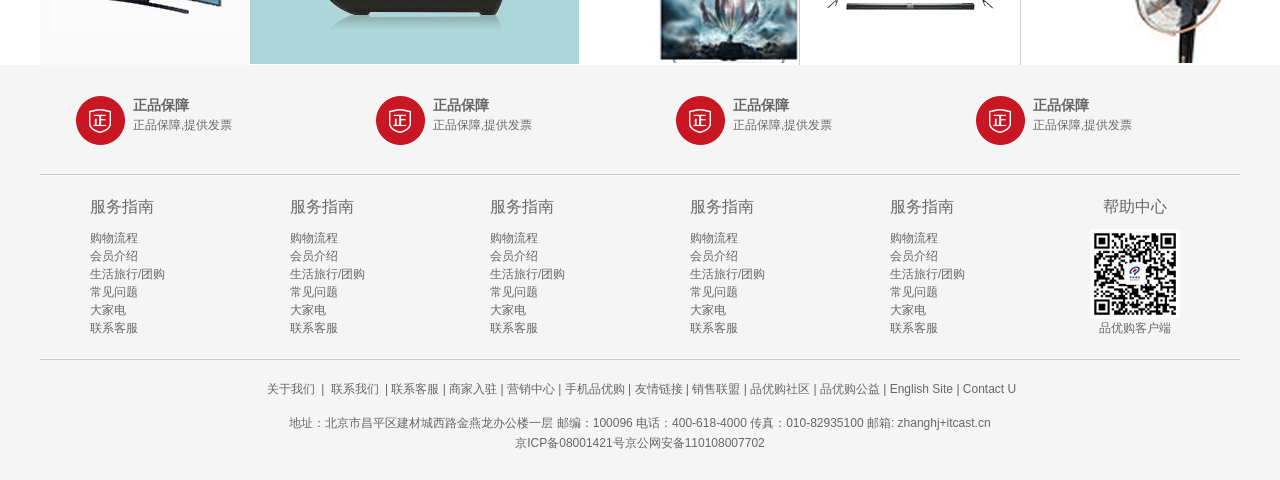
<file: 学习资源/黑马程序员pink老师前端入门教程，零基础必看的h5(html5)+css3+移动端前端视频教程/基础/12-前端基础-PC端品优购项目（下）/案例/shoping/index.html>
<!DOCTYPE html>
<html lang="zh-CN">

<head>
    <meta charset="UTF-8">
    <meta name="viewport" content="width=device-width, initial-scale=1.0">
    <meta http-equiv="X-UA-Compatible" content="ie=edge">
    <title>品优购商城-综合网购首选-正品低价、品质保障、配送及时、轻松购物！
    </title>
    <!-- 网站说明 -->
    <meta name="description"
        content="品优购商城-专业的综合网上购物商城,销售家电、数码通讯、电脑、家居百货、服装服饰、母婴、图书、食品等数万个品牌优质商品.便捷、诚信的服务，为您提供愉悦的网上购物体验!" />
    <!-- 关键字 -->
    <meta name="keywords" content="网上购物,网上商城,手机,笔记本,电脑,MP3,CD,VCD,DV,相机,数码,配件,手表,存储卡,京东" />

    <!-- 引入favicon图标 -->
    <link rel="shortcut icon" href="favicon.ico" />
    <!-- 引入我们初始化样式文件 -->
    <link rel="stylesheet" href="css/base.css">
    <!-- 引入我们公共的样式文件 -->
    <link rel="stylesheet" href="css/common.css">
    <!-- 引入我们index.css文件  -->
    <link rel="stylesheet" href="css/index.css">
</head>

<body>
    <!-- 快捷导航模块 start -->
    <section class="shortcut">
        <div class="w">
            <div class="fl">
                <ul>
                    <li>品优购欢迎您！&nbsp;</li>
                    <li>
                        <a href="#">请登录</a> &nbsp; <a href="register.html" class="style_red">免费注册</a>
                    </li>
                </ul>
            </div>
            <div class="fr">
                <ul>
                    <li>我的订单</li>
                    <li></li>
                    <li class="arrow-icon">我的品优购</li>
                    <li></li>
                    <li>品优购会员</li>
                    <li></li>
                    <li>企业采购</li>
                    <li></li>
                    <li class="arrow-icon">关注品优购</li>
                    <li></li>
                    <li class="arrow-icon">客户服务</li>
                    <li></li>
                    <li class="arrow-icon">网站导航</li>
                </ul>
            </div>
        </div>
    </section>
    <!-- 快捷导航模块 end -->
    <!-- header头部模块制作 start -->
    <header class="header w">
        <!-- logo模块 -->
        <div class="logo">
            <h1>
                <a href="index.html" title="品优购商城">品优购商城</a>
            </h1>
        </div>
        <!-- search搜索模块 -->
        <div class="search">
            <input type="search" name="" id="" placeholder="语言开发">
            <button>搜索</button>
        </div>
        <!-- hotwords模块制作 -->
        <div class="hotwords">
            <a href="#" class="style_red">优惠购首发</a>
            <a href="#">亿元优惠</a>
            <a href="#">9.9元团购</a>
            <a href="#">美满99减30</a>
            <a href="#">办公用品</a>
            <a href="#">电脑</a>
            <a href="#">通信</a>
        </div>
        <!-- 购物车模块 -->
        <div class="shopcar">
            我的购物车
            <i class="count">8</i>
        </div>
    </header>
    <!-- header头部模块制作 end -->
    <!-- nav模块制作 start -->
    <nav class="nav">
        <div class="w">
            <div class="dropdown">
                <div class="dt">全部商品分类</div>
                <div class="dd">
                    <ul>
                        <li><a href="#">家用电器</a> </li>
                        <li><a href="list.html">手机</a>、 <a href="#">数码</a>、<a href="#">通信</a> </li>
                        <li><a href="#">电脑、办公</a> </li>
                        <li><a href="#">家居、家具、家装、厨具</a> </li>
                        <li><a href="#">男装、女装、童装、内衣</a> </li>
                        <li><a href="#">个户化妆、清洁用品、宠物</a> </li>
                        <li><a href="#">鞋靴、箱包、珠宝、奢侈品</a> </li>
                        <li><a href="#">运动户外、钟表</a> </li>
                        <li><a href="#">汽车、汽车用品</a> </li>
                        <li><a href="#">母婴、玩具乐器</a> </li>
                        <li><a href="#">食品、酒类、生鲜、特产</a> </li>
                        <li><a href="#">医药保健</a> </li>
                        <li><a href="#">图书、音像、电子书</a> </li>
                        <li><a href="#">彩票、旅行、充值、票务</a> </li>
                        <li><a href="#">理财、众筹、白条、保险</a> </li>

                    </ul>
                </div>
            </div>
            <div class="navitems">
                <ul>
                    <li><a href="#">服装城</a></li>
                    <li><a href="#">服装城</a></li>
                    <li><a href="#">服装城</a></li>
                    <li><a href="#">服装城</a></li>
                    <li><a href="#">服装城</a></li>
                    <li><a href="#">服装城</a></li>
                    <li><a href="#">服装城</a></li>
                    <li><a href="#">服装城</a></li>
                </ul>
            </div>
        </div>
    </nav>
    <!-- nav模块制作 end -->
    <!-- 首页专有的模块 main  start -->
    <div class="w">
        <div class="main">
            <div class="focus">
                <ul>
                    <li>
                        <img src="upload/focus1.png" alt="">
                    </li>
                </ul>
            </div>
            <div class="newsflash">
                <div class="news">
                    <div class="news-hd">
                        <h5>品优购快报</h5>
                        <a href="#" class="more">更多</a>
                    </div>
                    <div class="news-bd">
                        <ul>
                            <li><a href="#"><strong>[重磅]</strong> 它来了它来了，pink老师走来了, 它是谁？</a></li>
                            <li><a href="#"><strong>[重磅]</strong> 它来了它来了，pink老师走来了</a></li>
                            <li><a href="#"><strong>[重磅]</strong> 它来了它来了，pink老师走来了</a></li>
                            <li><a href="#"><strong>[重磅]</strong> 它来了它来了，pink老师走来了</a></li>
                            <li><a href="#"><strong>[重磅]</strong> 它来了它来了，pink老师走来了, 它是谁？</a></li>
                        </ul>
                    </div>
                </div>
                <div class="lifeservice">
                    <ul>
                        <li>
                            <i></i>
                            <p>话费</p>
                        </li>
                        <li>
                            <i></i>
                            <p>话费</p>
                        </li>
                        <li>
                            <i></i>
                            <p>话费</p>
                        </li>
                        <li>
                            <i></i>
                            <p>话费</p>
                        </li>
                        <li>
                            <i></i>
                            <p>话费</p>
                        </li>
                        <li>
                            <i></i>
                            <p>话费</p>
                        </li>
                        <li>
                            <i></i>
                            <p>话费</p>
                        </li>
                        <li>
                            <i></i>
                            <p>话费</p>
                        </li>
                        <li>
                            <i></i>
                            <p>话费</p>
                        </li>
                        <li>
                            <i></i>
                            <p>话费</p>
                        </li>
                        <li>
                            <i></i>
                            <p>话费</p>
                        </li>
                        <li>
                            <i></i>
                            <p>话费</p>
                        </li>
                    </ul>
                </div>
                <div class="bargain">
                    <img src="upload/bargain.png" alt="">
                </div>
            </div>
        </div>
    </div>
    <!-- 首页专有的模块 main  end -->
    <!-- 推荐模块 start-->
    <div class="w recom">
        <div class="recom_hd">
            <img src="images/recom.png" alt="">
        </div>
        <div class="recom_bd">
            <ul>
                <li><img src="upload/recom_03.jpg" alt=""></li>
                <li><img src="upload/recom_03.jpg" alt=""></li>
                <li><img src="upload/recom_03.jpg" alt=""></li>
                <li><img src="upload/recom_03.jpg" alt=""></li>
            </ul>
        </div>
    </div>
    <!-- 推荐模块 end-->
    <!-- 楼层区域制作start -->
    <div class="floor">
        <!-- 1楼家用电器楼层 -->
        <div class="w jiadian">
            <div class="box_hd">
                <h3>家用电器</h3>
                <div class="tab_list">
                    <ul>
                        <li> <a href="#" class="style_red">热门</a>|</li>
                        <li><a href="#">大家电</a>|</li>
                        <li><a href="#">生活电器</a>|</li>
                        <li><a href="#">厨房电器</a>|</li>
                        <li><a href="#">生活电器</a>|</li>
                        <li><a href="#">个护健康</a>|</li>
                        <li><a href="#">应季电器</a>|</li>
                        <li><a href="#">空气/净水</a>|</li>
                        <li><a href="#">新奇特</a>|</li>
                        <li><a href="#"> 高端电器</a></li>
                    </ul>
                </div>
            </div>
            <div class="box_bd">
                <div class="tab_content">
                    <div class="tab_list_item">
                        <div class="col_210">
                            <ul>
                                <li><a href="#">节能补贴</a></li>
                                <li><a href="#">节能补贴</a></li>
                                <li><a href="#">节能补贴</a></li>
                                <li><a href="#">节能补贴</a></li>
                                <li><a href="#">节能补贴</a></li>
                                <li><a href="#">节能补贴</a></li>
                            </ul>
                            <a href="#">
                                <img src="upload/floor-1-1.png" alt="">
                            </a>
                        </div>
                        <div class="col_329">
                            <a href="#">
                                <img src="upload/floor-1-b01.png" alt="">
                            </a>
                        </div>
                        <div class="col_221">
                            <a href="#" class="bb"> <img src="upload/floor-1-2.png" alt=""></a>
                            <a href="#"> <img src="upload/floor-1-3.png" alt=""></a>
                        </div>
                        <div class="col_221">
                                <a href="#"> <img src="upload/floor-1-4.png" alt=""></a>
                              
                        </div>
                        <div class="col_219">
                                <a href="#" class="bb"> <img src="upload/floor-1-5.png" alt=""></a>
                                <a href="#"> <img src="upload/floor-1-6.png" alt=""></a>
                        </div>
                    </div>
                </div>
            </div>
        </div>
        <!-- 2楼手机楼层 -->
        <div class="w shouji">
                <div class="box_hd">
                    <h3>手机通讯</h3>
                    <div class="tab_list">
                        <ul>
                            <li> <a href="#" class="style_red">热门</a>|</li>
                            <li><a href="#">大家电</a>|</li>
                            <li><a href="#">生活电器</a>|</li>
                            <li><a href="#">厨房电器</a>|</li>
                            <li><a href="#">生活电器</a>|</li>
                            <li><a href="#">个护健康</a>|</li>
                            <li><a href="#">应季电器</a>|</li>
                            <li><a href="#">空气/净水</a>|</li>
                            <li><a href="#">新奇特</a>|</li>
                            <li><a href="#"> 高端电器</a></li>
                        </ul>
                    </div>
                </div>
                <div class="box_bd">
                    <div class="tab_content">
                        <div class="tab_list_item">
                            <div class="col_210">
                                <ul>
                                    <li><a href="#">节能补贴</a></li>
                                    <li><a href="#">节能补贴</a></li>
                                    <li><a href="#">节能补贴</a></li>
                                    <li><a href="#">节能补贴</a></li>
                                    <li><a href="#">节能补贴</a></li>
                                    <li><a href="#">节能补贴</a></li>
                                </ul>
                                <a href="#">
                                    <img src="upload/floor-1-1.png" alt="">
                                </a>
                            </div>
                            <div class="col_329">
                                <a href="#">
                                    <img src="upload/floor-1-b01.png" alt="">
                                </a>
                            </div>
                            <div class="col_221">
                                <a href="#" class="bb"> <img src="upload/floor-1-2.png" alt=""></a>
                                <a href="#"> <img src="upload/floor-1-3.png" alt=""></a>
                            </div>
                            <div class="col_221">
                                    <a href="#"> <img src="upload/floor-1-4.png" alt=""></a>
                                  
                            </div>
                            <div class="col_219">
                                    <a href="#" class="bb"> <img src="upload/floor-1-5.png" alt=""></a>
                                    <a href="#"> <img src="upload/floor-1-6.png" alt=""></a>
                            </div>
                        </div>
                    </div>
                </div>
            </div>
    </div>
    <!-- 楼层区域制作end -->
    <!-- 底部模块的制作 start -->
    <footer class="footer">
        <div class="w">
            <div class="mod_service">
                <ul>
                    <li>
                        <h5></h5>
                        <div class="service_txt">
                            <h4>正品保障</h4>
                            <p>正品保障,提供发票</p>
                        </div>
                    </li>
                    <li>
                        <h5></h5>
                        <div class="service_txt">
                            <h4>正品保障</h4>
                            <p>正品保障,提供发票</p>
                        </div>
                    </li>
                    <li>
                        <h5></h5>
                        <div class="service_txt">
                            <h4>正品保障</h4>
                            <p>正品保障,提供发票</p>
                        </div>
                    </li>
                    <li>
                        <h5></h5>
                        <div class="service_txt">
                            <h4>正品保障</h4>
                            <p>正品保障,提供发票</p>
                        </div>
                    </li>
                </ul>
            </div>
            <div class="mod_help">
                <dl>
                    <dt>服务指南</dt>
                    <dd><a href="#">购物流程</a></dd>
                    <dd><a href="#">会员介绍</a></dd>
                    <dd><a href="#">生活旅行/团购</a></dd>
                    <dd><a href="#">常见问题</a></dd>
                    <dd><a href="#">大家电</a></dd>
                    <dd><a href="#">联系客服</a></dd>
                </dl>
                <dl>
                    <dt>服务指南</dt>
                    <dd><a href="#">购物流程</a></dd>
                    <dd><a href="#">会员介绍</a></dd>
                    <dd><a href="#">生活旅行/团购</a></dd>
                    <dd><a href="#">常见问题</a></dd>
                    <dd><a href="#">大家电</a></dd>
                    <dd><a href="#">联系客服</a></dd>
                </dl>
                <dl>
                    <dt>服务指南</dt>
                    <dd><a href="#">购物流程</a></dd>
                    <dd><a href="#">会员介绍</a></dd>
                    <dd><a href="#">生活旅行/团购</a></dd>
                    <dd><a href="#">常见问题</a></dd>
                    <dd><a href="#">大家电</a></dd>
                    <dd><a href="#">联系客服</a></dd>
                </dl>
                <dl>
                    <dt>服务指南</dt>
                    <dd><a href="#">购物流程</a></dd>
                    <dd><a href="#">会员介绍</a></dd>
                    <dd><a href="#">生活旅行/团购</a></dd>
                    <dd><a href="#">常见问题</a></dd>
                    <dd><a href="#">大家电</a></dd>
                    <dd><a href="#">联系客服</a></dd>
                </dl>
                <dl>
                    <dt>服务指南</dt>
                    <dd><a href="#">购物流程</a></dd>
                    <dd><a href="#">会员介绍</a></dd>
                    <dd><a href="#">生活旅行/团购</a></dd>
                    <dd><a href="#">常见问题</a></dd>
                    <dd><a href="#">大家电</a></dd>
                    <dd><a href="#">联系客服</a></dd>
                </dl>
                <dl>
                    <dt>帮助中心</dt>
                    <dd>
                        <img src="images/wx_cz.jpg" alt="">
                        品优购客户端
                    </dd>
                </dl>
            </div>
            <div class="mod_copyright">
                <div class="links">
                    <a href="#">关于我们</a> | <a href="#">联系我们</a> | 联系客服 | 商家入驻 | 营销中心 | 手机品优购 | 友情链接 | 销售联盟 | 品优购社区 |
                    品优购公益 | English Site | Contact U
                </div>
                <div class="copyright">
                    地址：北京市昌平区建材城西路金燕龙办公楼一层 邮编：100096 电话：400-618-4000 传真：010-82935100 邮箱: zhanghj+itcast.cn <br>
                    京ICP备08001421号京公网安备110108007702
                </div>
            </div>
        </div>
    </footer>
    <!-- 底部模块的制作 end -->
</body>

</html>
</file>
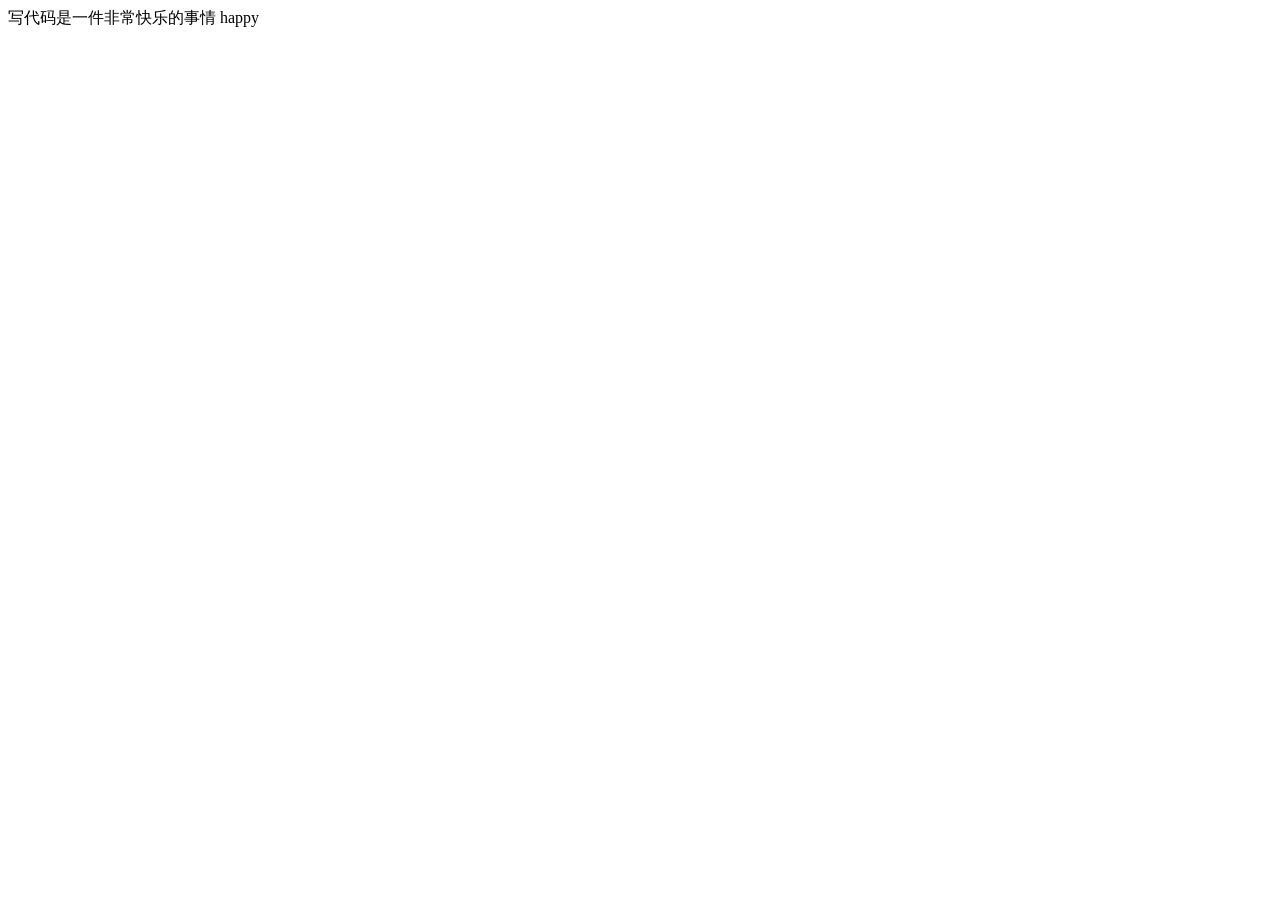
<file: 学习资源/黑马程序员pink老师前端入门教程，零基础必看的h5(html5)+css3+移动端前端视频教程/基础/01-前端基础第一天-HTML/案例/03-vscode创建页面.html>
<!DOCTYPE html>
<html lang="zh-CN">
<head>
    <meta charset="UTF-8">
    <meta name="viewport" content="width=device-width, initial-scale=1.0">
    <meta http-equiv="X-UA-Compatible" content="ie=edge">
    <title>我利用vscode创建的第一个页面</title>
</head>
<body>
    写代码是一件非常快乐的事情  happy
</body>
</html>
</file>
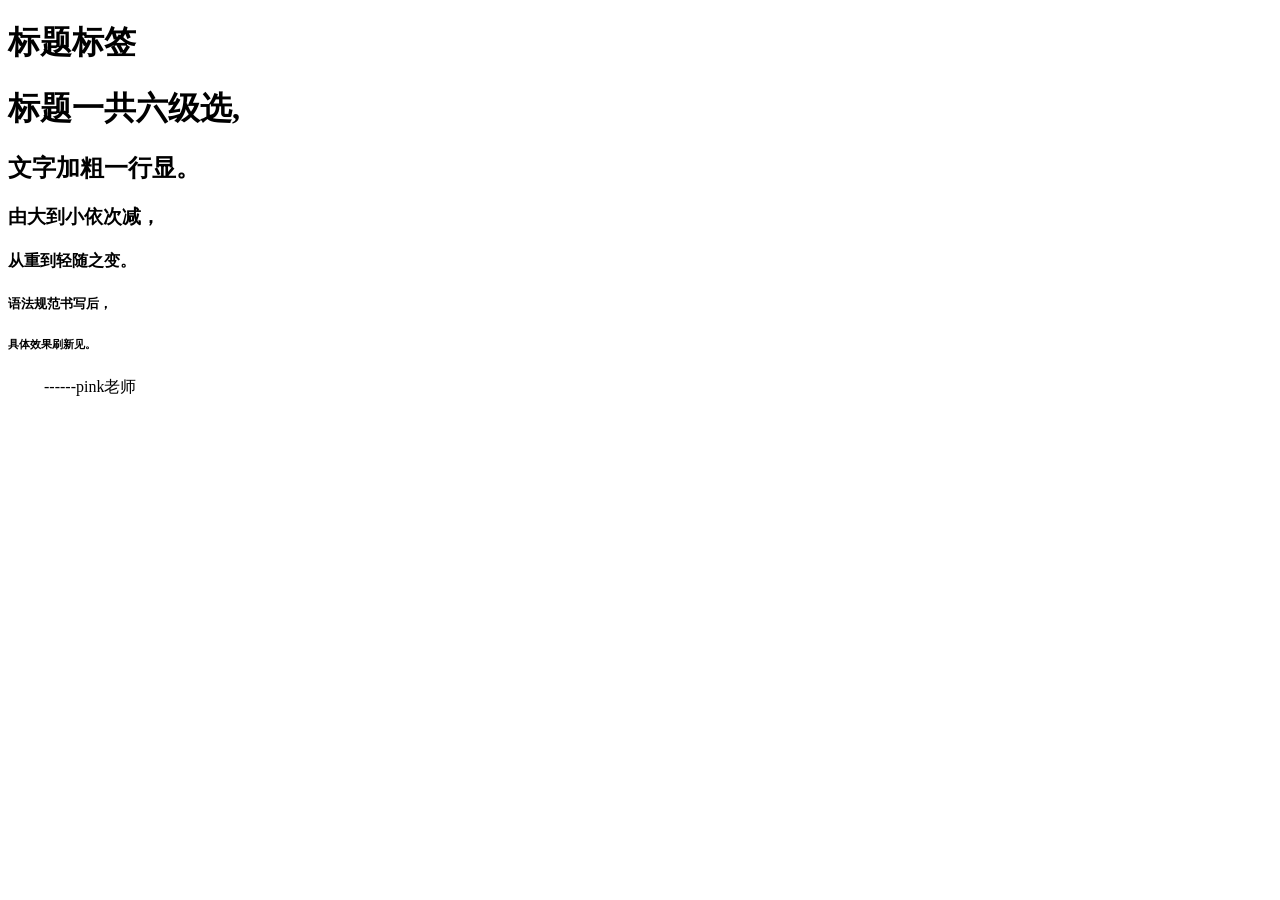
<file: 学习资源/黑马程序员pink老师前端入门教程，零基础必看的h5(html5)+css3+移动端前端视频教程/基础/01-前端基础第一天-HTML/案例/04-标题标签.html>
<!DOCTYPE html>
<html lang="en">
<head>
    <meta charset="UTF-8">
    <meta name="viewport" content="width=device-width, initial-scale=1.0">
    <meta http-equiv="X-UA-Compatible" content="ie=edge">
    <title>Document</title>
</head>
<body>
    <h1>标题标签</h1>
    <h1>标题一共六级选,</h1>
    <h2>文字加粗一行显。</h2>
    <h3>由大到小依次减，</h3>
    <h4>从重到轻随之变。</h4>
    <h5>语法规范书写后，</h5>
    <h6>具体效果刷新见。</h6>
    　　        ------pink老师

</body>
</html>
</file>
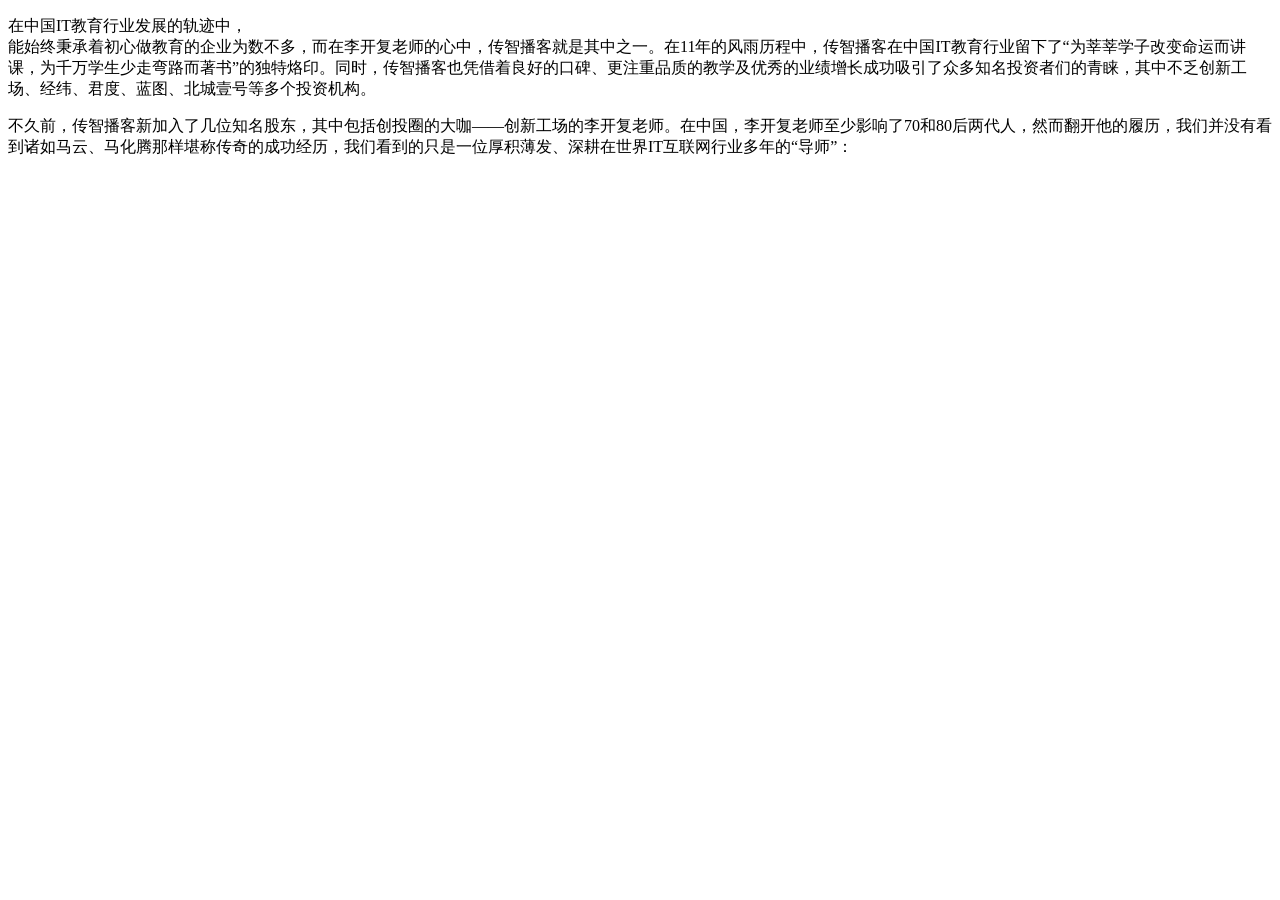
<file: 学习资源/黑马程序员pink老师前端入门教程，零基础必看的h5(html5)+css3+移动端前端视频教程/基础/01-前端基础第一天-HTML/案例/05-段落和换行标签.html>
<!DOCTYPE html>
<html lang="en">
<head>
    <meta charset="UTF-8">
    <meta name="viewport" content="width=device-width, initial-scale=1.0">
    <meta http-equiv="X-UA-Compatible" content="ie=edge">
    <title>Document</title>
</head>
<body>
    <p>在中国IT教育行业发展的轨迹中，<br /> 能始终秉承着初心做教育的企业为数不多，而在李开复老师的心中，传智播客就是其中之一。在11年的风雨历程中，传智播客在中国IT教育行业留下了“为莘莘学子改变命运而讲课，为千万学生少走弯路而著书”的独特烙印。同时，传智播客也凭借着良好的口碑、更注重品质的教学及优秀的业绩增长成功吸引了众多知名投资者们的青睐，其中不乏创新工场、经纬、君度、蓝图、北城壹号等多个投资机构。</p>


<p>不久前，传智播客新加入了几位知名股东，其中包括创投圈的大咖——创新工场的李开复老师。在中国，李开复老师至少影响了70和80后两代人，然而翻开他的履历，我们并没有看到诸如马云、马化腾那样堪称传奇的成功经历，我们看到的只是一位厚积薄发、深耕在世界IT互联网行业多年的“导师”：</p>
</body>
</html>
</file>
<file: 学习资源/黑马程序员pink老师前端入门教程，零基础必看的h5(html5)+css3+移动端前端视频教程/bilibili/bilibili/font/iconfont.css>
@font-face {
    font-family: iconfont;
    src: url(./iconfont.eot);
    src: url(./iconfont.eot#iefix) format("embedded-opentype"), url(./iconfont.woff) format("woff"), url(./iconfont.ttf) format("truetype"), url(./iconfont.svg#iconfont) format("svg")
}

.iconfont {
    font-family: iconfont!important;
    font-size: 4.26667vw;
    font-style: normal;
    -webkit-font-smoothing: antialiased;
    -moz-osx-font-smoothing: grayscale
}

.like2:before {
    content: "\e636"
}

.Blocked:before {
    content: "\e635"
}

.dianying:before {
    content: "\e634"
}

.huancun:before {
    content: "\e631"
}

.qingxidu:before {
    content: "\e632"
}

.dianzan:before {
    content: "\e633"
}

.Like:before {
    content: "\e630"
}

.History:before {
    content: "\e68d"
}

.fanju:before {
    content: "\e62f"
}

.ic_up:before {
    content: "\e741"
}

.notice:before {
    content: "\e62e"
}

.loading:before {
    content: "\eee3"
}

.guanbi:before {
    content: "\e62d"
}

.icon_fenqudaohang_paihangbang:before {
    content: "\e737"
}

.gengduo1:before {
    content: "\e602"
}

.live:before {
    content: "\e62c"
}

.ic_vip_badge:before {
    content: "\e62b"
}

.ic_popular:before {
    content: "\e62a"
}

.general_pulldown_s:before {
    content: "\e6eb"
}

.general_pullup_s:before {
    content: "\e6ec"
}

.icon_comment:before {
    content: "\e629"
}

.icon_download:before {
    content: "\e626"
}

.icon_share:before {
    content: "\e627"
}

.icon_fav:before {
    content: "\e628"
}

.general_complete:before {
    content: "\e625"
}

.ic_add1:before {
    content: "\e624"
}

.ic_female:before {
    content: "\e623"
}

.ic_male:before {
    content: "\e622"
}

.info_warning:before {
    content: "\e621"
}

.ic_userlevel_3:before {
    content: "\e61a"
}

.ic_userlevel_2:before {
    content: "\e61b"
}

.ic_userlevel_5:before {
    content: "\e61c"
}

.ic_userlevel_4:before {
    content: "\e61d"
}

.ic_userlevel_1:before {
    content: "\e61e"
}

.ic_userlevel_6:before {
    content: "\e61f"
}

.error:before {
    content: "\e620"
}

.icon_xinxi_pinglunshu:before {
    content: "\e618"
}

.icon_xinxi_yuedushu:before {
    content: "\e619"
}

.icon_shipin_danmushu:before {
    content: "\e616"
}

.icon_shipin_bofangshu:before {
    content: "\e617"
}

.ic_search_tab:before {
    content: "\e615"
}

.Navbar_logo:before {
    content: "\e614"
}
</file>
<file: 学习资源/黑马程序员pink老师前端入门教程，零基础必看的h5(html5)+css3+移动端前端视频教程/bilibili/bilibili/css/index.css>
* {
  margin: 0;
  padding: 0;
  box-sizing: border-box;
  -webkit-font-smoothing: antialiased;
  -webkit-tap-highlight-color: rgba(0, 0, 0, 0);
}
body {
  font-family: Helvetica Neue, Tahoma, Arial, PingFangSC-Regular, Hiragino Sans GB, Microsoft Yahei, sans-serif;
}
a {
  color: #333;
  text-decoration: none;
}
img {
  vertical-align: middle;
  width: 100%;
  height: 100%;
}
ul {
  list-style: none;
}
.ellipsis-2 {
  overflow: hidden;
  text-overflow: ellipsis;
  display: -webkit-box;
  -webkit-line-clamp: 2;
  -webkit-box-orient: vertical;
}
header {
  position: fixed;
  left: 0;
  top: 0;
  z-index: 10;
  width: 100%;
  height: 22.4vw;
  background-color: #fff;
}
header .top {
  display: flex;
  justify-content: space-between;
  align-items: center;
  height: 11.73333333vw;
  padding: 0 3.2vw 0 4.8vw;
}
header .top .left i {
  font-size: 7.46666667vw;
  color: #fb7299;
}
header .top .right {
  display: flex;
  align-items: center;
}
header .top .right i {
  font-size: 5.86666667vw;
  color: #ccc;
}
header .top .right a:nth-child(2) {
  width: 6.4vw;
  height: 6.4vw;
  margin-left: 6.4vw;
}
header .top .right a:nth-child(3) {
  width: 19.2vw;
  height: 6.4vw;
  margin-left: 6.4vw;
}
header .bottom {
  display: flex;
  height: 10.66666667vw;
  border-bottom: 1px solid #eee;
}
header .bottom .tab {
  flex: 1;
  height: 10.4vw;
}
header .bottom .tab ul {
  display: flex;
}
header .bottom .tab ul li {
  line-height: 10.4vw;
  margin: 0 4.26666667vw;
  border-bottom: 2px solid transparent;
  font-size: 3.73333333vw;
  color: #333;
}
header .bottom .tab ul li.active {
  border-bottom-color: #fb7299;
}
header .bottom .more {
  width: 10.66666667vw;
  height: 10.66666667vw;
  text-align: center;
  line-height: 10.66666667vw;
}
header .bottom .more i {
  font-size: 5.33333333vw;
  color: #ccc;
}
section {
  display: flex;
  justify-content: space-evenly;
  flex-wrap: wrap;
  margin-top: 24vw;
}
section a {
  width: 45.86666667vw;
  height: 35.73333333vw;
  margin-bottom: 2.66666667vw;
}
section a .pic {
  position: relative;
  height: 25.86666667vw;
}
section a .pic .count {
  position: absolute;
  left: 0;
  bottom: 0;
  display: flex;
  justify-content: space-between;
  width: 100%;
  padding: 2.13333333vw;
  background-image: linear-gradient(to top, rgba(0, 0, 0, 0.6), rgba(0, 0, 0, 0));
  color: #fff;
  font-size: 3.2vw;
}
section a .pic .count i {
  vertical-align: middle;
}
section a .txt {
  margin-top: 1.6vw;
  font-size: 3.2vw;
  color: #333;
}
.btn {
  position: fixed;
  left: 0;
  bottom: 8vw;
  height: 9.6vw;
  width: 100%;
  padding: 3.2vw;
}
.btn a {
  display: block;
  height: 9.6vw;
  background-color: #fb7299;
  border-radius: 4.8vw;
  color: #fff;
  font-size: 3.73333333vw;
  text-align: center;
  line-height: 9.6vw;
}
</file>
<file: 学习资源/黑马程序员pink老师前端入门教程，零基础必看的h5(html5)+css3+移动端前端视频教程/bilibili/m-bibi/css/index.css>
* {
  margin: 0;
  padding: 0;
  box-sizing: border-box;
  -webkit-font-smoothing: antialiased;
  -webkit-tap-highlight-color: rgba(0, 0, 0, 0);
}
body {
  font-family: Helvetica Neue, Tahoma, Arial, PingFangSC-Regular, Hiragino Sans GB, Microsoft Yahei, sans-serif;
}
a {
  color: #333;
  text-decoration: none;
}
img {
  vertical-align: middle;
  width: 100%;
  height: 100%;
}
ul {
  list-style: none;
}
.ellipsis-2 {
  overflow: hidden;
  text-overflow: ellipsis;
  display: -webkit-box;
  -webkit-line-clamp: 2;
  -webkit-box-orient: vertical;
}
.m-navbar {
  display: flex;
  width: 100%;
  height: 10.6667vw;
  justify-content: space-between;
  align-items: center;
  padding: 0 3.2vw 0 4.8vw;
}
.m-navbar .logo i {
  color: #fb7299;
  font-size: 6.9333vw;
}
.m-navbar .right {
  display: flex;
}
.m-navbar .right a:nth-child(1) i {
  font-size: 5.8667vw;
  color: #ccc;
  margin-right: 5.8667vw;
  margin-top: 0.5333vw;
}
.m-navbar .right a:nth-child(2) {
  display: block;
  width: 6.4vw;
  height: 6.4vw;
  margin-right: 6.4vw;
}
.m-navbar .right a:nth-child(3) {
  display: block;
  width: 19.2vw;
  height: 6.4vw;
}
</file>
<file: 学习资源/黑马程序员pink老师前端入门教程，零基础必看的h5(html5)+css3+移动端前端视频教程/bilibili/m-bibi/fonts/iconfont.css>
@font-face {
    font-family: iconfont;
    src: url(./iconfont.eot);
    src: url(./iconfont.eot#iefix) format("embedded-opentype"), url(./iconfont.woff) format("woff"), url(./iconfont.ttf) format("truetype"), url(./iconfont.svg#iconfont) format("svg")
}

.iconfont {
    font-family: iconfont!important;
    font-size: 4.26667vw;
    font-style: normal;
    -webkit-font-smoothing: antialiased;
    -moz-osx-font-smoothing: grayscale
}

.like2:before {
    content: "\e636"
}

.Blocked:before {
    content: "\e635"
}

.dianying:before {
    content: "\e634"
}

.huancun:before {
    content: "\e631"
}

.qingxidu:before {
    content: "\e632"
}

.dianzan:before {
    content: "\e633"
}

.Like:before {
    content: "\e630"
}

.History:before {
    content: "\e68d"
}

.fanju:before {
    content: "\e62f"
}

.ic_up:before {
    content: "\e741"
}

.notice:before {
    content: "\e62e"
}

.loading:before {
    content: "\eee3"
}

.guanbi:before {
    content: "\e62d"
}

.icon_fenqudaohang_paihangbang:before {
    content: "\e737"
}

.gengduo1:before {
    content: "\e602"
}

.live:before {
    content: "\e62c"
}

.ic_vip_badge:before {
    content: "\e62b"
}

.ic_popular:before {
    content: "\e62a"
}

.general_pulldown_s:before {
    content: "\e6eb"
}

.general_pullup_s:before {
    content: "\e6ec"
}

.icon_comment:before {
    content: "\e629"
}

.icon_download:before {
    content: "\e626"
}

.icon_share:before {
    content: "\e627"
}

.icon_fav:before {
    content: "\e628"
}

.general_complete:before {
    content: "\e625"
}

.ic_add1:before {
    content: "\e624"
}

.ic_female:before {
    content: "\e623"
}

.ic_male:before {
    content: "\e622"
}

.info_warning:before {
    content: "\e621"
}

.ic_userlevel_3:before {
    content: "\e61a"
}

.ic_userlevel_2:before {
    content: "\e61b"
}

.ic_userlevel_5:before {
    content: "\e61c"
}

.ic_userlevel_4:before {
    content: "\e61d"
}

.ic_userlevel_1:before {
    content: "\e61e"
}

.ic_userlevel_6:before {
    content: "\e61f"
}

.error:before {
    content: "\e620"
}

.icon_xinxi_pinglunshu:before {
    content: "\e618"
}

.icon_xinxi_yuedushu:before {
    content: "\e619"
}

.icon_shipin_danmushu:before {
    content: "\e616"
}

.icon_shipin_bofangshu:before {
    content: "\e617"
}

.ic_search_tab:before {
    content: "\e615"
}

.Navbar_logo:before {
    content: "\e614"
}
</file>
<file: 学习资源/黑马程序员pink老师前端入门教程，零基础必看的h5(html5)+css3+移动端前端视频教程/基础/08-前端基础CSS第六天/案例/04-学成在线hot模块/style.css>
* {
    margin: 0;
    padding: 0;
}
.w {
    width: 1200px;
    margin: auto;
}
body {
    background-color: #f3f5f7;
}
li {
    list-style: none;
}
a {
    text-decoration: none;
}
.clearfix:before,.clearfix:after {
    content:"";
    display:table; 
  }
  .clearfix:after {
    clear:both;
  }
  .clearfix {
     *zoom:1;
  }   
 
.header {
    height: 42px;
    /* background-color: pink; */
    /* 注意此地方会层叠 w 里面的margin */
    margin: 30px auto;
}
.logo {
    float: left;
    width: 198px;
    height: 42px;
}
.nav {
    float: left;
    margin-left: 60px;
}
.nav ul li {
    float: left;
    margin: 0 15px;
}
.nav ul li a {
    display: block;
    height: 42px;
    padding: 0 10px;
    line-height: 42px;
    font-size: 18px;
    color: #050505;   
}
.nav ul li a:hover {
    border-bottom: 2px solid #00a4ff;
    color: #00a4ff;
}
/* search搜索模块 */
.search {
    float: left;
    width: 412px;
    height: 42px;
    margin-left: 70px;
}
.search input {
    float: left;
    width: 345px;
    height: 40px;
    border: 1px solid #00a4ff;
    border-right: 0;
    color: #bfbfbf;
    font-size: 14px;
    padding-left: 15px;
}
.search button {
    float: left;
    width: 50px;
    height: 42px;
    /* 按钮button默认有个边框需要我们手动去掉 */
    border: 0;
    background: url(images/btn.png);
}
.user {
    float: right;
    line-height: 42px;
    margin-right: 30px;
    font-size: 14px;
    color: #666;
}
/* banner区域 */
.banner {
    height: 421px;
    background-color: #1c036c;
}
.banner .w {
    height: 421px;
    background: url(images/banner2.png) no-repeat top center;
}
.subnav {
    float: left;
    width: 190px;
    height: 421px;
    background: rgba(0,0,0, 0.3);
}
.subnav ul li {
    height: 45px;
    line-height: 45px;
    padding: 0 20px;
}
.subnav ul li a {
    font-size: 14px;
    color: #fff;
}
.subnav ul li a span {
    float: right;
}
.subnav ul li a:hover {
    color: #00a4ff;
}
.course {
    float: right;
    width: 230px;
    height: 300px;
    background-color: #fff;
    /* 浮动的盒子不会有外边距合并的问题 */
    margin-top: 50px;
}
.course h2 {
    height: 48px;
    background-color: #9bceea;
    text-align: center;
    line-height: 48px;
    font-size: 18px;
    color: #fff;
}
.bd {
    padding: 0 20px;
}
.bd ul li {
    padding: 14px 0;
    border-bottom: 1px solid #ccc;
}
.bd ul li h4 {
    font-size: 16px;
    color: #4e4e4e;
}
.bd ul li p {
    font-size: 12px;
    color: #a5a5a5;
}
.bd .more {
    display: block;
    height: 38px;
    border: 1px solid #00a4ff;
    margin-top: 5px;
    text-align: center;
    line-height: 38px;
    color: #00a4ff;
    font-size: 16px;
    font-weight: 700;
}
/* 精品推荐模块 */
.goods {
    height: 60px;
    background-color: #fff;
    margin-top: 10px;
    box-shadow: 0 2px 3px 3px rgba(0,0,0, 0.1);
    /* 行高会继承， 会继承给3个孩子 */
    line-height: 60px;
}
.goods h3 {
    float: left;
    margin-left: 30px;
    font-size: 16px;
    color: #00a4ff;
}
.goods ul {
    float: left;
    margin-left: 30px;
}
.goods ul li {
    float: left;
}
.goods ul li a {
    padding: 0 30px;
    font-size: 16px;
    color: #050505;
    border-left: 1px solid #ccc;
}
.mod {
    float: right;
    margin-right: 30px;
    font-size: 14px;
    color: #00a4ff;
}
.box {
    margin-top: 30px;
}
.box-hd {
    height: 45px;
}
.box-hd h3 {
    float: left;
    font-size: 20px;
    color: #494949;
}
.box-hd a {
    float: right;
    font-size: 12px;
    color: #a5a5a5;
    margin-top: 10px;
    margin-right: 30px;
}
/* 把li 的父亲ul 修改的足够宽一行能装开5个盒子就不会换行了 */
.box-bd ul {
    width: 1225px;
}
.box-bd ul li {
    /* 子绝父相 */
    position: relative;
    float: left;
    width: 228px;
    height: 270px;
    background-color: #fff;
    margin-right: 15px;
    margin-bottom: 15px;
   
}
.box-bd ul li > img {
    width: 100%;
}
.box-bd ul li h4 {
    margin: 20px 20px 20px 25px;
    font-size: 14px;
    color: #050505;
    font-weight: 400;
}
.box-bd ul li em {
    position: absolute;
    top: 4px;
    right: -4px;
}
.box-bd .info {
    margin: 0 20px 0 25px;
    font-size: 12px;
    color: #999;
}
.box-bd .info span {
    color: #ff7c2d;
}
/* footer 模块 */
.footer {
    height: 415px;
    background-color: #fff;
}
.footer .w {
    padding-top: 35px;
}
.copyright {
    float: left;
}
.copyright p {
    font-size: 12px;
    color: #666;
    margin: 20px 0 15px 0;
}
.copyright .app {
    display: block;
    width: 118px;
    height: 33px;
    border: 1px solid #00a4ff;
    text-align: center;
    line-height: 33px;
    color: #00a4ff;
    font-size: 16px;
}
.links {
    float: right;
}
.links dl {
    float: left;
    margin-left: 100px;
}
.links dl dt {
    font-size: 16px;
    color: #333;
    margin-bottom: 5px;
}
.links dl dd a {
    color: #333;
    font-size: 12px;
}
</file>
<file: 学习资源/黑马程序员pink老师前端入门教程，零基础必看的h5(html5)+css3+移动端前端视频教程/基础/09-前端基础CSS第七天/案例/study/style.css>
* {
    margin: 0;
    padding: 0;
}
.w {
    width: 1200px;
    margin: auto;
}
body {
    background-color: #f3f5f7;
}
li {
    list-style: none;
}
a {
    text-decoration: none;
}
.clearfix:before,.clearfix:after {
    content:"";
    display:table; 
  }
  .clearfix:after {
    clear:both;
  }
  .clearfix {
     *zoom:1;
  }   
 
.header {
    height: 42px;
    /* background-color: pink; */
    /* 注意此地方会层叠 w 里面的margin */
    margin: 30px auto;
}
.logo {
    float: left;
    width: 198px;
    height: 42px;
}
.nav {
    float: left;
    margin-left: 60px;
}
.nav ul li {
    float: left;
    margin: 0 15px;
}
.nav ul li a {
    display: block;
    height: 42px;
    padding: 0 10px;
    line-height: 42px;
    font-size: 18px;
    color: #050505;   
}
.nav ul li a:hover {
    border-bottom: 2px solid #00a4ff;
    color: #00a4ff;
}
/* search搜索模块 */
.search {
    float: left;
    width: 412px;
    height: 42px;
    margin-left: 70px;
}
.search input {
    float: left;
    width: 345px;
    height: 40px;
    border: 1px solid #00a4ff;
    border-right: 0;
    color: #bfbfbf;
    font-size: 14px;
    padding-left: 15px;
}
.search button {
    float: left;
    width: 50px;
    height: 42px;
    /* 按钮button默认有个边框需要我们手动去掉 */
    border: 0;
    background: url(images/btn.png);
}
.user {
    float: right;
    line-height: 42px;
    margin-right: 30px;
    font-size: 14px;
    color: #666;
}
/* banner区域 */
.banner {
    height: 421px;
    background-color: #1c036c;
}
.banner .w {
    height: 421px;
    background: url(images/banner2.png) no-repeat top center;
}
.subnav {
    float: left;
    width: 190px;
    height: 421px;
    background: rgba(0,0,0, 0.3);
}
.subnav ul li {
    height: 45px;
    line-height: 45px;
    padding: 0 20px;
}
.subnav ul li a {
    font-size: 14px;
    color: #fff;
}
.subnav ul li a span {
    float: right;
}
.subnav ul li a:hover {
    color: #00a4ff;
}
.course {
    float: right;
    width: 230px;
    height: 300px;
    background-color: #fff;
    /* 浮动的盒子不会有外边距合并的问题 */
    margin-top: 50px;
}
.course h2 {
    height: 48px;
    background-color: #9bceea;
    text-align: center;
    line-height: 48px;
    font-size: 18px;
    color: #fff;
}
.bd {
    padding: 0 20px;
}
.bd ul li {
    padding: 14px 0;
    border-bottom: 1px solid #ccc;
}
.bd ul li h4 {
    font-size: 16px;
    color: #4e4e4e;
}
.bd ul li p {
    font-size: 12px;
    color: #a5a5a5;
}
.bd .more {
    display: block;
    height: 38px;
    border: 1px solid #00a4ff;
    margin-top: 5px;
    text-align: center;
    line-height: 38px;
    color: #00a4ff;
    font-size: 16px;
    font-weight: 700;
}
/* 精品推荐模块 */
.goods {
    height: 60px;
    background-color: #fff;
    margin-top: 10px;
    box-shadow: 0 2px 3px 3px rgba(0,0,0, 0.1);
    /* 行高会继承， 会继承给3个孩子 */
    line-height: 60px;
}
.goods h3 {
    float: left;
    margin-left: 30px;
    font-size: 16px;
    color: #00a4ff;
}
.goods ul {
    float: left;
    margin-left: 30px;
}
.goods ul li {
    float: left;
}
.goods ul li a {
    padding: 0 30px;
    font-size: 16px;
    color: #050505;
    border-left: 1px solid #ccc;
}
.mod {
    float: right;
    margin-right: 30px;
    font-size: 14px;
    color: #00a4ff;
}
.box {
    margin-top: 30px;
}
.box-hd {
    height: 45px;
}
.box-hd h3 {
    float: left;
    font-size: 20px;
    color: #494949;
}
.box-hd a {
    float: right;
    font-size: 12px;
    color: #a5a5a5;
    margin-top: 10px;
    margin-right: 30px;
}
/* 把li 的父亲ul 修改的足够宽一行能装开5个盒子就不会换行了 */
.box-bd ul {
    width: 1225px;
}
.box-bd ul li {
    float: left;
    width: 228px;
    height: 270px;
    background-color: #fff;
    margin-right: 15px;
    margin-bottom: 15px;
   
}
.box-bd ul li img {
    width: 100%;
}
.box-bd ul li h4 {
    margin: 20px 20px 20px 25px;
    font-size: 14px;
    color: #050505;
    font-weight: 400;
}
.box-bd .info {
    margin: 0 20px 0 25px;
    font-size: 12px;
    color: #999;
}
.box-bd .info span {
    color: #ff7c2d;
}
/* footer 模块 */
.footer {
    height: 415px;
    background-color: #fff;
}
.footer .w {
    padding-top: 35px;
}
.copyright {
    float: left;
}
.copyright p {
    font-size: 12px;
    color: #666;
    margin: 20px 0 15px 0;
}
.copyright .app {
    display: block;
    width: 118px;
    height: 33px;
    border: 1px solid #00a4ff;
    text-align: center;
    line-height: 33px;
    color: #00a4ff;
    font-size: 16px;
}
.links {
    float: right;
}
.links dl {
    float: left;
    margin-left: 100px;
}
.links dl dt {
    font-size: 16px;
    color: #333;
    margin-bottom: 5px;
}
.links dl dd a {
    color: #333;
    font-size: 12px;
}
</file>
<file: 学习资源/黑马程序员pink老师前端入门教程，零基础必看的h5(html5)+css3+移动端前端视频教程/基础/11-前端基础-PC端品优购项目/案例/shoping/css/base.css>
/* 把我们所有标签的内外边距清零 */
* {
    margin: 0;
    padding: 0;
    /* css3盒子模型 */
    box-sizing: border-box;
}
/* em 和 i 斜体的文字不倾斜 */
em,
i {
    font-style: normal
}
/* 去掉li 的小圆点 */
li {
    list-style: none
}

img {
    /* border 0 照顾低版本浏览器 如果 图片外面包含了链接会有边框的问题 */
    border: 0;
    /* 取消图片底侧有空白缝隙的问题 */
    vertical-align: middle
}

button {
    /* 当我们鼠标经过button 按钮的时候，鼠标变成小手 */
    cursor: pointer
}

a {
    color: #666;
    text-decoration: none
}

a:hover {
    color: #c81623
}

button,
input {
    /* "\5B8B\4F53" 就是宋体的意思 这样浏览器兼容性比较好 */
    font-family: Microsoft YaHei, Heiti SC, tahoma, arial, Hiragino Sans GB, "\5B8B\4F53", sans-serif;
    /* 默认有灰色边框我们需要手动去掉 */
    border: 0; 
    outline: none;
}

body {
    /* CSS3 抗锯齿形 让文字显示的更加清晰 */
    -webkit-font-smoothing: antialiased;
    background-color: #fff;
    font: 12px/1.5 Microsoft YaHei, Heiti SC, tahoma, arial, Hiragino Sans GB, "\5B8B\4F53", sans-serif;
    color: #666
}

.hide,
.none {
    display: none
}
/* 清除浮动 */
.clearfix:after {
    visibility: hidden;
    clear: both;
    display: block;
    content: ".";
    height: 0
}

.clearfix {
    *zoom: 1
}
</file>
<file: 学习资源/黑马程序员pink老师前端入门教程，零基础必看的h5(html5)+css3+移动端前端视频教程/基础/11-前端基础-PC端品优购项目/案例/shoping/css/common.css>
/* 声明字体图标 这里一定要注意路径的变化 */
@font-face {
    font-family: 'icomoon';
    src:  url('../fonts/icomoon.eot?tomleg');
    src:  url('../fonts/icomoon.eot?tomleg#iefix') format('embedded-opentype'),
      url('../fonts/icomoon.ttf?tomleg') format('truetype'),
      url('../fonts/icomoon.woff?tomleg') format('woff'),
      url('../fonts/icomoon.svg?tomleg#icomoon') format('svg');
    font-weight: normal;
    font-style: normal;
    font-display: block;
  }
/* 版心 */
.w {
    width: 1200px;
    margin: 0 auto;
}
.fl {
    float: left;
}
.fr {
    float: right;
}
.style_red {
    color: #c81623;
}
/* 快捷导航模块 */
.shortcut {
    height: 31px;
    line-height: 31px;
    background-color: #f1f1f1;
}
.shortcut ul li {
    float: left;
}
/* 选择所有的偶数的小li */
.shortcut .fr ul li:nth-child(even) {
    width: 1px;
    height: 12px;
    background-color: #666;
    margin: 9px 15px 0;
}
.arrow-icon::after {
    content: '\e91e';
    font-family: 'icomoon';
    margin-left: 6px;
}
/* header 头部制作 */
.header {
    position: relative;
    height: 105px;
 
}
.logo {
    position: absolute;
    top: 25px;
    width: 171px;
    height: 61px;
    
}
.logo a {
    display: block;
    width: 171px;
    height: 61px;
    background: url(../images/logo.png) no-repeat;
    /* font-size: 0;京东的做法*/
    /* 淘宝的做法让文字隐藏 */
    text-indent: -9999px;
    overflow: hidden;
}
.search {
    position: absolute;
    left: 346px;
    top: 25px;
    width: 538px;
    height: 36px;
    border: 2px solid #b1191a;
}
.search input {
    float: left;
    width: 454px;
    height: 32px;
    padding-left: 10px;
}
.search button {
    float: left;
    width: 80px;
    height: 32px;
    background-color: #b1191a;
    font-size: 16px;
    color: #fff;
}
.hotwords {
    position: absolute;
    top: 66px;
    left: 346px;
}
.hotwords a {
    margin: 0 10px;
}
.shopcar {
    position: absolute;
    right: 60px;
    top: 25px;
    width: 140px;
    height: 35px;
    line-height: 35px;
    text-align: center;
    border: 1px solid #dfdfdf;
    background-color: #f7f7f7;
}
.shopcar::before {
    content: '\e93a';
    font-family: 'icomoon';
    margin-right: 5px;
    color: #b1191a;
}
.shopcar::after {
    content: '\e920';
    font-family: 'icomoon';
    margin-left: 10px;
}
.count {
    position: absolute;
    top: -5px;
    left: 105px;
    height: 14px;
    line-height: 14px;
    color: #fff;
    background-color: #e60012;
    padding: 0 5px;
    border-radius: 7px 7px 7px 0;
}
/* nav模块制作 */
.nav {
    height: 47px;
    border-bottom: 2px solid #b1191a;
}
.nav .dropdown {
    float: left;
    width: 210px;
    height: 45px;
    background-color: #b1191a;
}
.nav .navitems {
    float: left;
}
.dropdown .dt {
    width: 100%;
    height: 100%;
    color: #fff;
    text-align: center;
    line-height: 45px;
    font-size: 16px;
}
.dropdown .dd {
    display: none;
    width: 210px;
    height: 465px;
    background-color: #c81623;
    margin-top: 2px;
}
.dropdown .dd ul li {
    position: relative;
    height: 31px;
    line-height: 31px;
    margin-left: 2px;
    padding-left: 10px;
}
.dropdown .dd ul li:hover {
   background-color: #fff;
}
.dropdown .dd ul li::after {
    position: absolute;
    top: 1px;
    right: 10px;
    color: #fff;
    font-family: 'icomoon';
    content: '\e920';
    font-size: 14px;
}
.dropdown .dd ul li a {
    font-size: 14px;
    color: #fff;
}
.dropdown .dd ul li:hover a {
    color: #c81623;
}
.navitems ul li {
    float: left;
}
.navitems ul li a {
    display: block;
    height: 45px;
    line-height: 45px;
    font-size: 16px;
    padding: 0 25px;
}

/* 底部模块制作 */
.footer {
    height: 415px;
    background-color: #f5f5f5;
    padding-top: 30px;
}
.mod_service {
    height: 80px;
    border-bottom: 1px solid #ccc;
}
.mod_service ul li {
    float: left;
    width: 300px;
    height: 50px;
    padding-left: 35px;
}
.mod_service ul li h5 {
    float: left;
    width: 50px;
    height: 50px;
    background: url(../images/icons.png) no-repeat -252px -2px;
    margin-right: 8px;
}
.service_txt h4 {
    font-size: 14px;
}
.service_txt  p {
    font-size: 12px;
}
.mod_help {
    height: 185px;
    border-bottom: 1px solid #ccc;
    padding-top: 20px;
    padding-left: 50px;
}
.mod_help dl {
    float: left;
    width: 200px;
}
.mod_help dl:last-child {
    width: 90px;
    text-align: center;
}
.mod_help dl dt {
    font-size: 16px; 
    margin-bottom: 10px;
}
.mod_copyright {
    text-align: center;
    padding-top: 20px;
}
.links {
    margin-bottom: 15px;
}
.links a {
    margin: 0 3px;
}
.copyright {
    line-height: 20px;
}
</file>
<file: 学习资源/黑马程序员pink老师前端入门教程，零基础必看的h5(html5)+css3+移动端前端视频教程/基础/12-前端基础-PC端品优购项目（下）/案例/shoping/css/base.css>
/* 把我们所有标签的内外边距清零 */
* {
    margin: 0;
    padding: 0;
    /* css3盒子模型 */
    box-sizing: border-box;
}
/* em 和 i 斜体的文字不倾斜 */
em,
i {
    font-style: normal
}
/* 去掉li 的小圆点 */
li {
    list-style: none
}

img {
    /* border 0 照顾低版本浏览器 如果 图片外面包含了链接会有边框的问题 */
    border: 0;
    /* 取消图片底侧有空白缝隙的问题 */
    vertical-align: middle
}

button {
    /* 当我们鼠标经过button 按钮的时候，鼠标变成小手 */
    cursor: pointer
}

a {
    color: #666;
    text-decoration: none
}

a:hover {
    color: #c81623
}

button,
input {
    /* "\5B8B\4F53" 就是宋体的意思 这样浏览器兼容性比较好 */
    font-family: Microsoft YaHei, Heiti SC, tahoma, arial, Hiragino Sans GB, "\5B8B\4F53", sans-serif;
    /* 默认有灰色边框我们需要手动去掉 */
    border: 0; 
    outline: none;
}

body {
    /* CSS3 抗锯齿形 让文字显示的更加清晰 */
    -webkit-font-smoothing: antialiased;
    background-color: #fff;
    font: 12px/1.5 Microsoft YaHei, Heiti SC, tahoma, arial, Hiragino Sans GB, "\5B8B\4F53", sans-serif;
    color: #666
}

.hide,
.none {
    display: none
}
/* 清除浮动 */
.clearfix:after {
    visibility: hidden;
    clear: both;
    display: block;
    content: ".";
    height: 0
}

.clearfix {
    *zoom: 1
}
</file>
<file: 学习资源/黑马程序员pink老师前端入门教程，零基础必看的h5(html5)+css3+移动端前端视频教程/基础/12-前端基础-PC端品优购项目（下）/案例/shoping/css/common.css>
/* 声明字体图标 这里一定要注意路径的变化 */
@font-face {
    font-family: 'icomoon';
    src:  url('../fonts/icomoon.eot?tomleg');
    src:  url('../fonts/icomoon.eot?tomleg#iefix') format('embedded-opentype'),
      url('../fonts/icomoon.ttf?tomleg') format('truetype'),
      url('../fonts/icomoon.woff?tomleg') format('woff'),
      url('../fonts/icomoon.svg?tomleg#icomoon') format('svg');
    font-weight: normal;
    font-style: normal;
    font-display: block;
  }
/* 版心 */
.w {
    width: 1200px;
    margin: 0 auto;
}
.fl {
    float: left;
}
.fr {
    float: right;
}
.style_red {
    color: #c81623;
}
/* 快捷导航模块 */
.shortcut {
    height: 31px;
    line-height: 31px;
    background-color: #f1f1f1;
}
.shortcut ul li {
    float: left;
}
/* 选择所有的偶数的小li */
.shortcut .fr ul li:nth-child(even) {
    width: 1px;
    height: 12px;
    background-color: #666;
    margin: 9px 15px 0;
}
.arrow-icon::after {
    content: '\e91e';
    font-family: 'icomoon';
    margin-left: 6px;
}
/* header 头部制作 */
.header {
    position: relative;
    height: 105px;
 
}
.logo {
    position: absolute;
    top: 25px;
    width: 171px;
    height: 61px;
    
}
.logo a {
    display: block;
    width: 171px;
    height: 61px;
    background: url(../images/logo.png) no-repeat;
    /* font-size: 0;京东的做法*/
    /* 淘宝的做法让文字隐藏 */
    text-indent: -9999px;
    overflow: hidden;
}
.search {
    position: absolute;
    left: 346px;
    top: 25px;
    width: 538px;
    height: 36px;
    border: 2px solid #b1191a;
}
.search input {
    float: left;
    width: 454px;
    height: 32px;
    padding-left: 10px;
}
.search button {
    float: left;
    width: 80px;
    height: 32px;
    background-color: #b1191a;
    font-size: 16px;
    color: #fff;
}
.hotwords {
    position: absolute;
    top: 66px;
    left: 346px;
}
.hotwords a {
    margin: 0 10px;
}
.shopcar {
    position: absolute;
    right: 60px;
    top: 25px;
    width: 140px;
    height: 35px;
    line-height: 35px;
    text-align: center;
    border: 1px solid #dfdfdf;
    background-color: #f7f7f7;
}
.shopcar::before {
    content: '\e93a';
    font-family: 'icomoon';
    margin-right: 5px;
    color: #b1191a;
}
.shopcar::after {
    content: '\e920';
    font-family: 'icomoon';
    margin-left: 10px;
}
.count {
    position: absolute;
    top: -5px;
    left: 105px;
    height: 14px;
    line-height: 14px;
    color: #fff;
    background-color: #e60012;
    padding: 0 5px;
    border-radius: 7px 7px 7px 0;
}
/* nav模块制作 */
.nav {
    height: 47px;
    border-bottom: 2px solid #b1191a;
}
.nav .dropdown {
    float: left;
    width: 210px;
    height: 45px;
    background-color: #b1191a;
}
.nav .navitems {
    float: left;
}
.dropdown .dt {
    width: 100%;
    height: 100%;
    color: #fff;
    text-align: center;
    line-height: 45px;
    font-size: 16px;
}
.dropdown .dd {
    /* display: none; */
    width: 210px;
    height: 465px;
    background-color: #c81623;
    margin-top: 2px;
}
.dropdown .dd ul li {
    position: relative;
    height: 31px;
    line-height: 31px;
    margin-left: 2px;
    padding-left: 10px;
}
.dropdown .dd ul li:hover {
   background-color: #fff;
}
.dropdown .dd ul li::after {
    position: absolute;
    top: 1px;
    right: 10px;
    color: #fff;
    font-family: 'icomoon';
    content: '\e920';
    font-size: 14px;
}
.dropdown .dd ul li a {
    font-size: 14px;
    color: #fff;
}
.dropdown .dd ul li:hover a {
    color: #c81623;
}
.navitems ul li {
    float: left;
}
.navitems ul li a {
    display: block;
    height: 45px;
    line-height: 45px;
    font-size: 16px;
    padding: 0 25px;
}

/* 底部模块制作 */
.footer {
    height: 415px;
    background-color: #f5f5f5;
    padding-top: 30px;
}
.mod_service {
    height: 80px;
    border-bottom: 1px solid #ccc;
}
.mod_service ul li {
    float: left;
    width: 300px;
    height: 50px;
    padding-left: 35px;
}
.mod_service ul li h5 {
    float: left;
    width: 50px;
    height: 50px;
    background: url(../images/icons.png) no-repeat -252px -2px;
    margin-right: 8px;
}
.service_txt h4 {
    font-size: 14px;
}
.service_txt  p {
    font-size: 12px;
}
.mod_help {
    height: 185px;
    border-bottom: 1px solid #ccc;
    padding-top: 20px;
    padding-left: 50px;
}
.mod_help dl {
    float: left;
    width: 200px;
}
.mod_help dl:last-child {
    width: 90px;
    text-align: center;
}
.mod_help dl dt {
    font-size: 16px; 
    margin-bottom: 10px;
}
.mod_copyright {
    text-align: center;
    padding-top: 20px;
}
.links {
    margin-bottom: 15px;
}
.links a {
    margin: 0 3px;
}
.copyright {
    line-height: 20px;
}
</file>
<file: 学习资源/黑马程序员pink老师前端入门教程，零基础必看的h5(html5)+css3+移动端前端视频教程/基础/12-前端基础-PC端品优购项目（下）/案例/shoping/css/index.css>
.main {
    width: 980px;
    height: 455px;
    margin-left: 220px;
    margin-top: 10px;
}
.focus {
    float: left;
    width: 721px;
    height: 455px;
    background-color: purple;
}
.newsflash {
    float: right;
    width: 250px;
    height: 455px;
}
.news {
    height: 165px;
   border: 1px solid #e4e4e4;
}
.news-hd {
    height: 33px;
    line-height: 33px;
    border-bottom: 1px dotted #e4e4e4;
    padding: 0 15px;
}
.news-hd h5 {
    float: left;
    font-size: 14px;
}
.news-hd .more {
    float: right;
}
.news-hd .more::after {
    font-family: 'icomoon';
    content: '\e920';
}
.news-bd {
    padding: 5px 15px 0;
}
.news-bd ul li {
    height: 24px;
    line-height: 24px;
    overflow: hidden;
    white-space: nowrap;
    text-overflow: ellipsis;
}
.lifeservice {
    overflow: hidden;
    height: 209px;
    /* background-color: purple; */
    border: 1px solid #e4e4e4;
    border-top: 0;
}
.lifeservice ul {
    width: 252px;
}
.lifeservice ul li {
    float: left;
    width: 63px;
    height: 71px;
    border-right: 1px solid #e4e4e4;
    border-bottom: 1px solid #e4e4e4;
    text-align: center;
}
.lifeservice ul li i {
    display: inline-block;
    width: 24px;
    height: 28px;
    background-color: pink;
    margin-top: 12px;
    background: url(../images/icons.png) no-repeat -19px -15px;
}
.bargain {
    margin-top: 5px;
}
/* 推荐模块 */
.recom {
    height: 163px;
    background-color: #ebebeb;
    margin-top: 12px;
}
.recom_hd {
    float: left;
    height: 163px;
    width: 205px;
    background-color: #5c5251;
    text-align: center;
    padding-top: 30px;
}
.recom_bd {
    float: left;
}
.recom_bd ul li {
    position: relative;
    float: left;
}
.recom_bd ul li img {
    width: 248px;
    height: 163px;
}
.recom_bd ul li:nth-child(-n+3)::after {
    content: '';
    position: absolute;
    right: 0;
    top: 10px;
    width: 1px;
    height: 145px;
    background-color: #ddd;
}
/* 家用电梯模块 */
.box_hd {
    height: 30px;
    border-bottom: 2px solid #c81623;
}
.box_hd  h3 {
    float: left;
    font-size: 18px;
    color: #c81623;
    font-weight: 400;
}
.tab_list {
    float: right;
    line-height: 30px;
}
.tab_list ul li {
    float: left;
}
.tab_list ul li a {
    margin: 0 15px;
}
.floor .w {
    margin-top: 30px;
}
.box_bd {
    height: 361px;
  
}
.tab_list_item>div {
    float: left;
    height: 361px;
}

.col_210 {
    width: 210px;
    background-color: #f9f9f9;
    text-align: center;
}
.col_210  ul li {
    float: left;
    width: 85px;
    height: 34px;
    border-bottom: 1px solid #ccc;
    text-align: center;
    line-height: 33px;
    margin-right: 10px;
}
.col_210  ul {
    padding-left: 12px;
}
.col_329 {
    width: 329px;
}
.col_221 {
    width: 221px;
    border-right: 1px solid #ccc;
}
.col_219 {
    width: 219px;
}
.bb {
    /* 一般情况下，a如果包含有宽度的盒子，a需要转为块级元素 */
    display: block;
    border-bottom: 1px solid #ccc;
}
</file>
